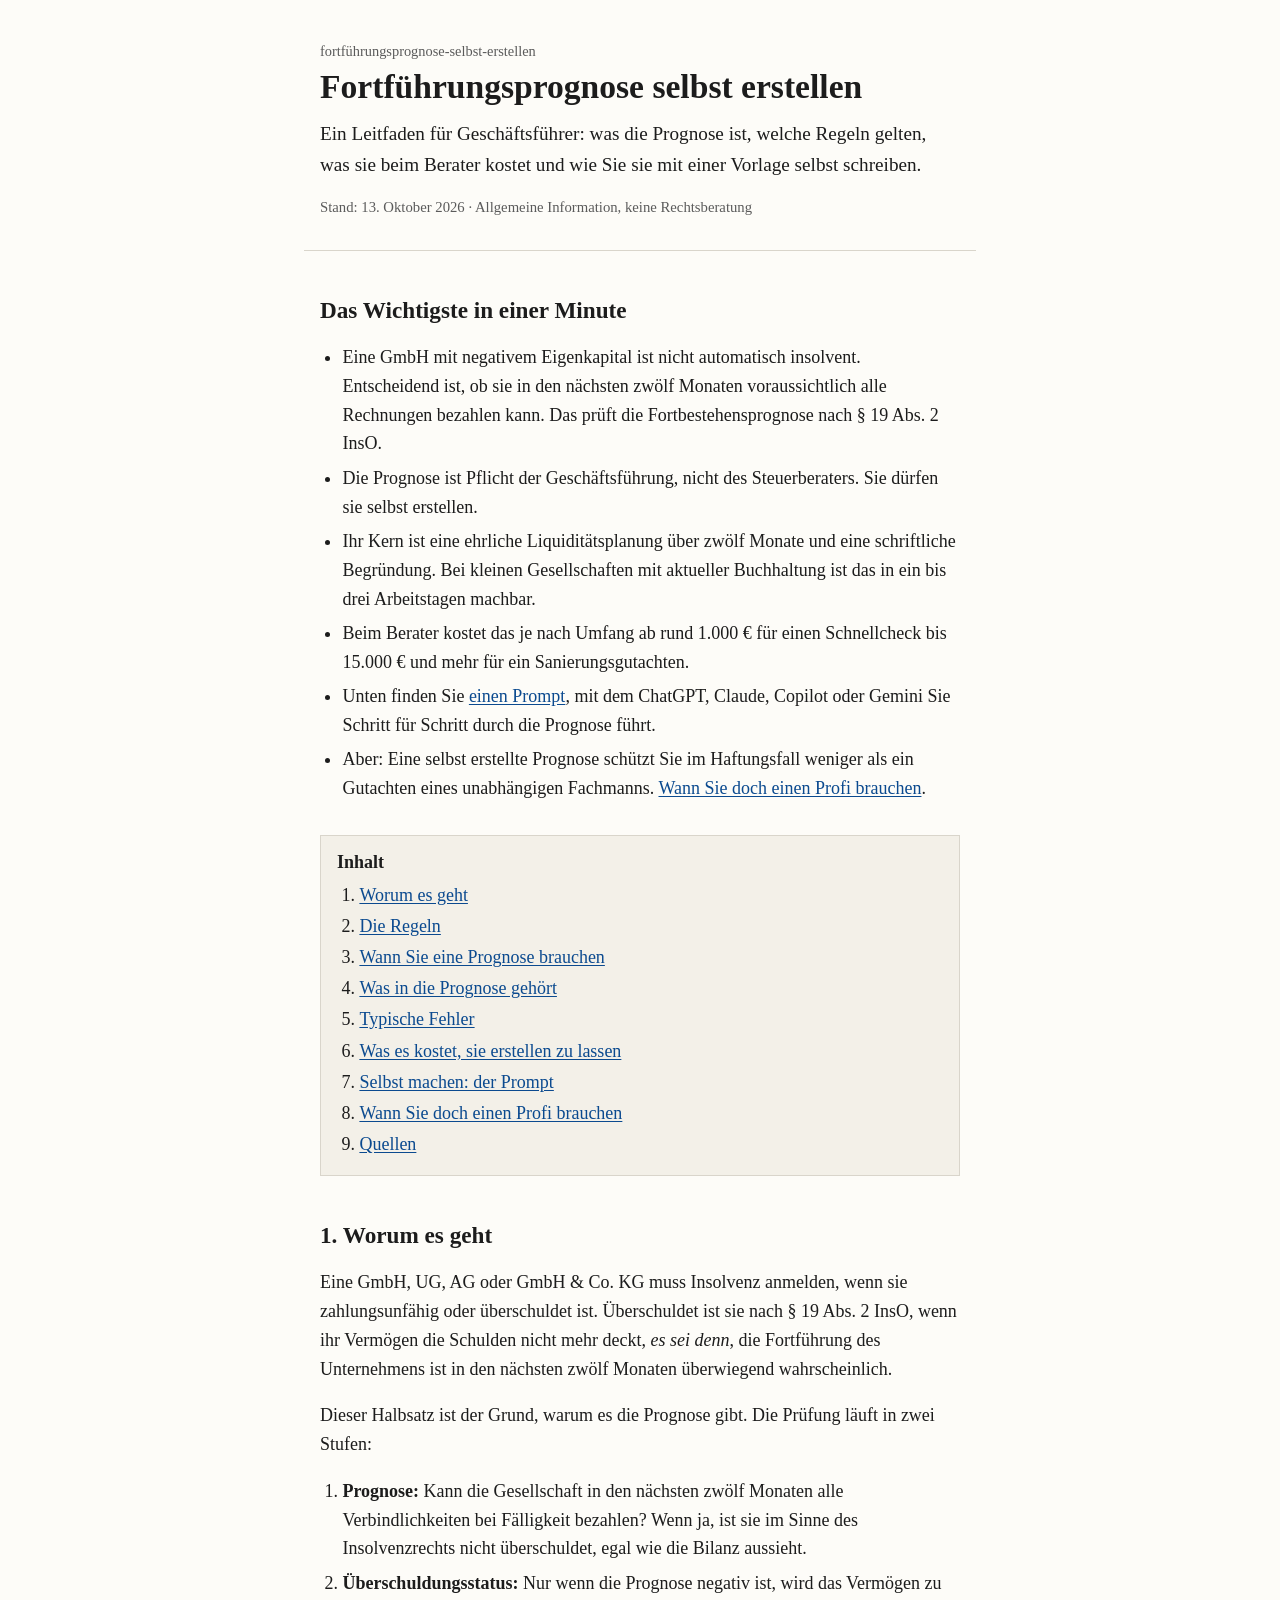
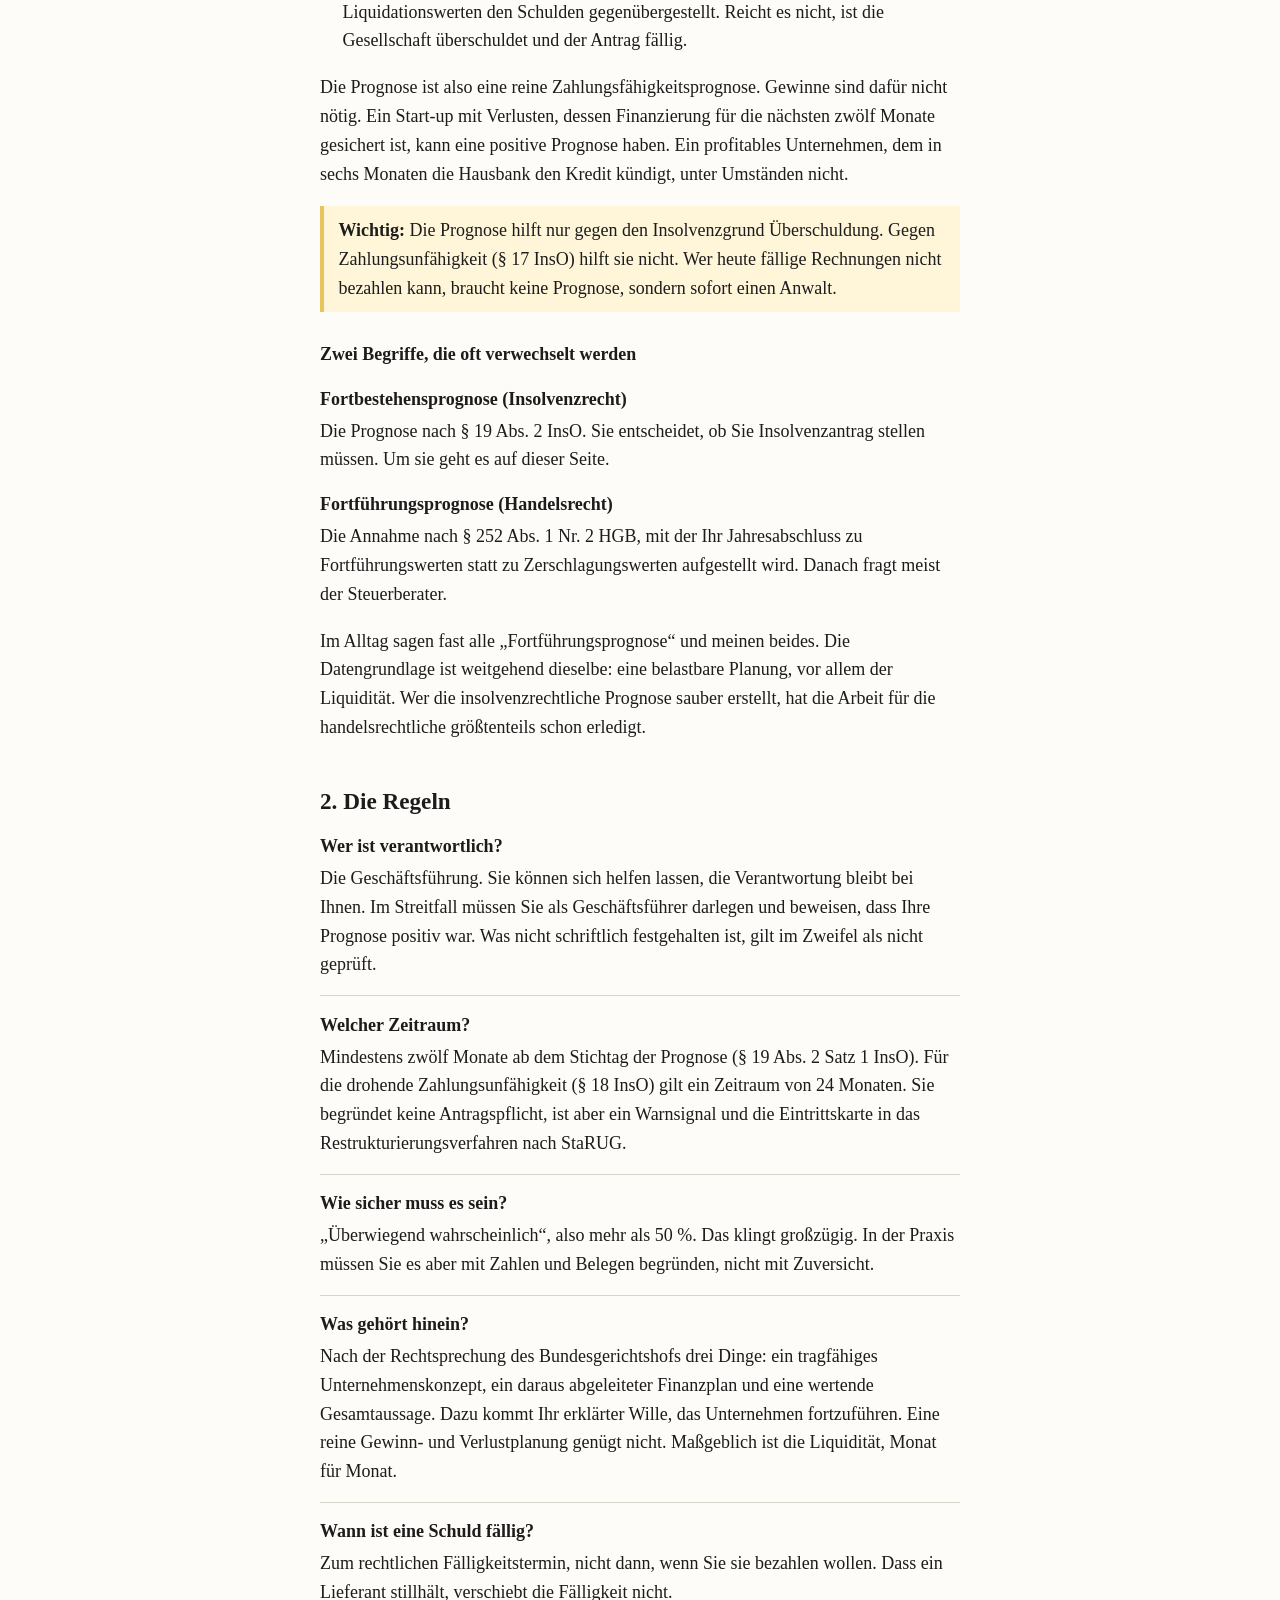
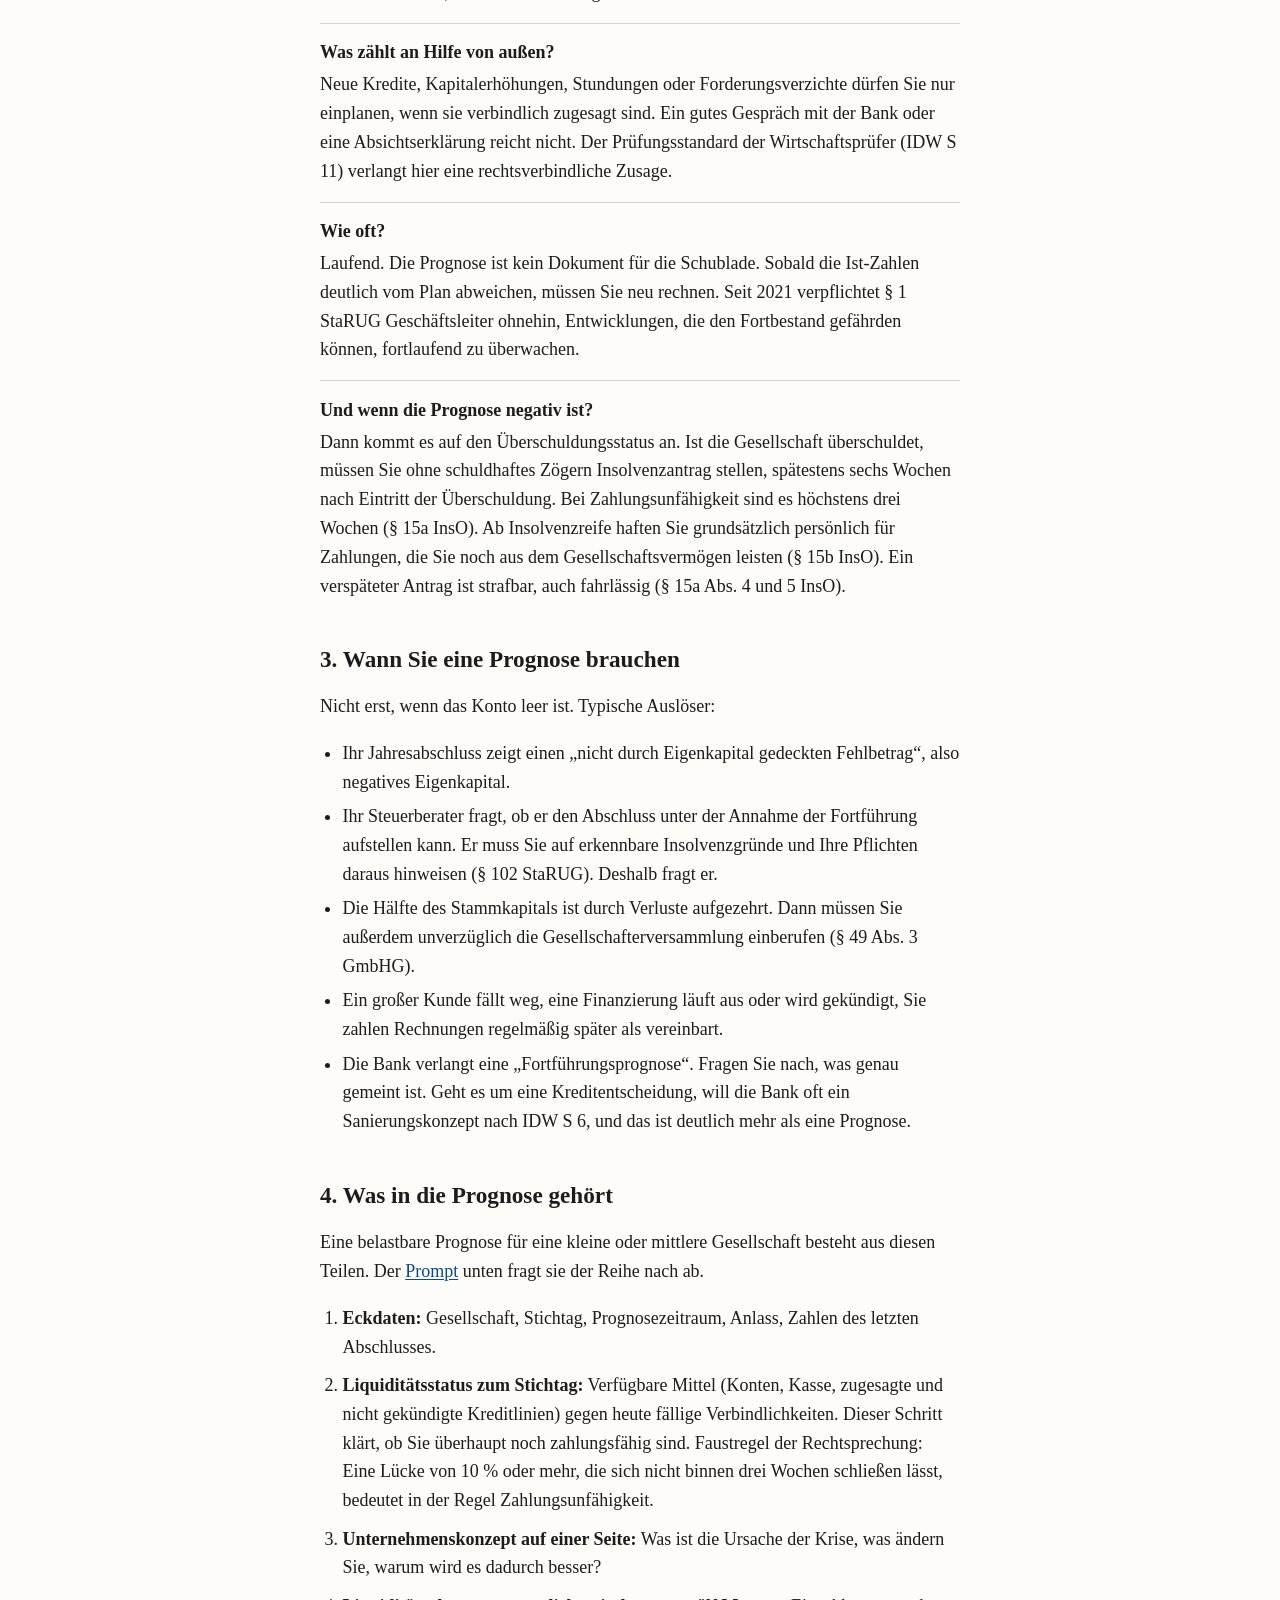
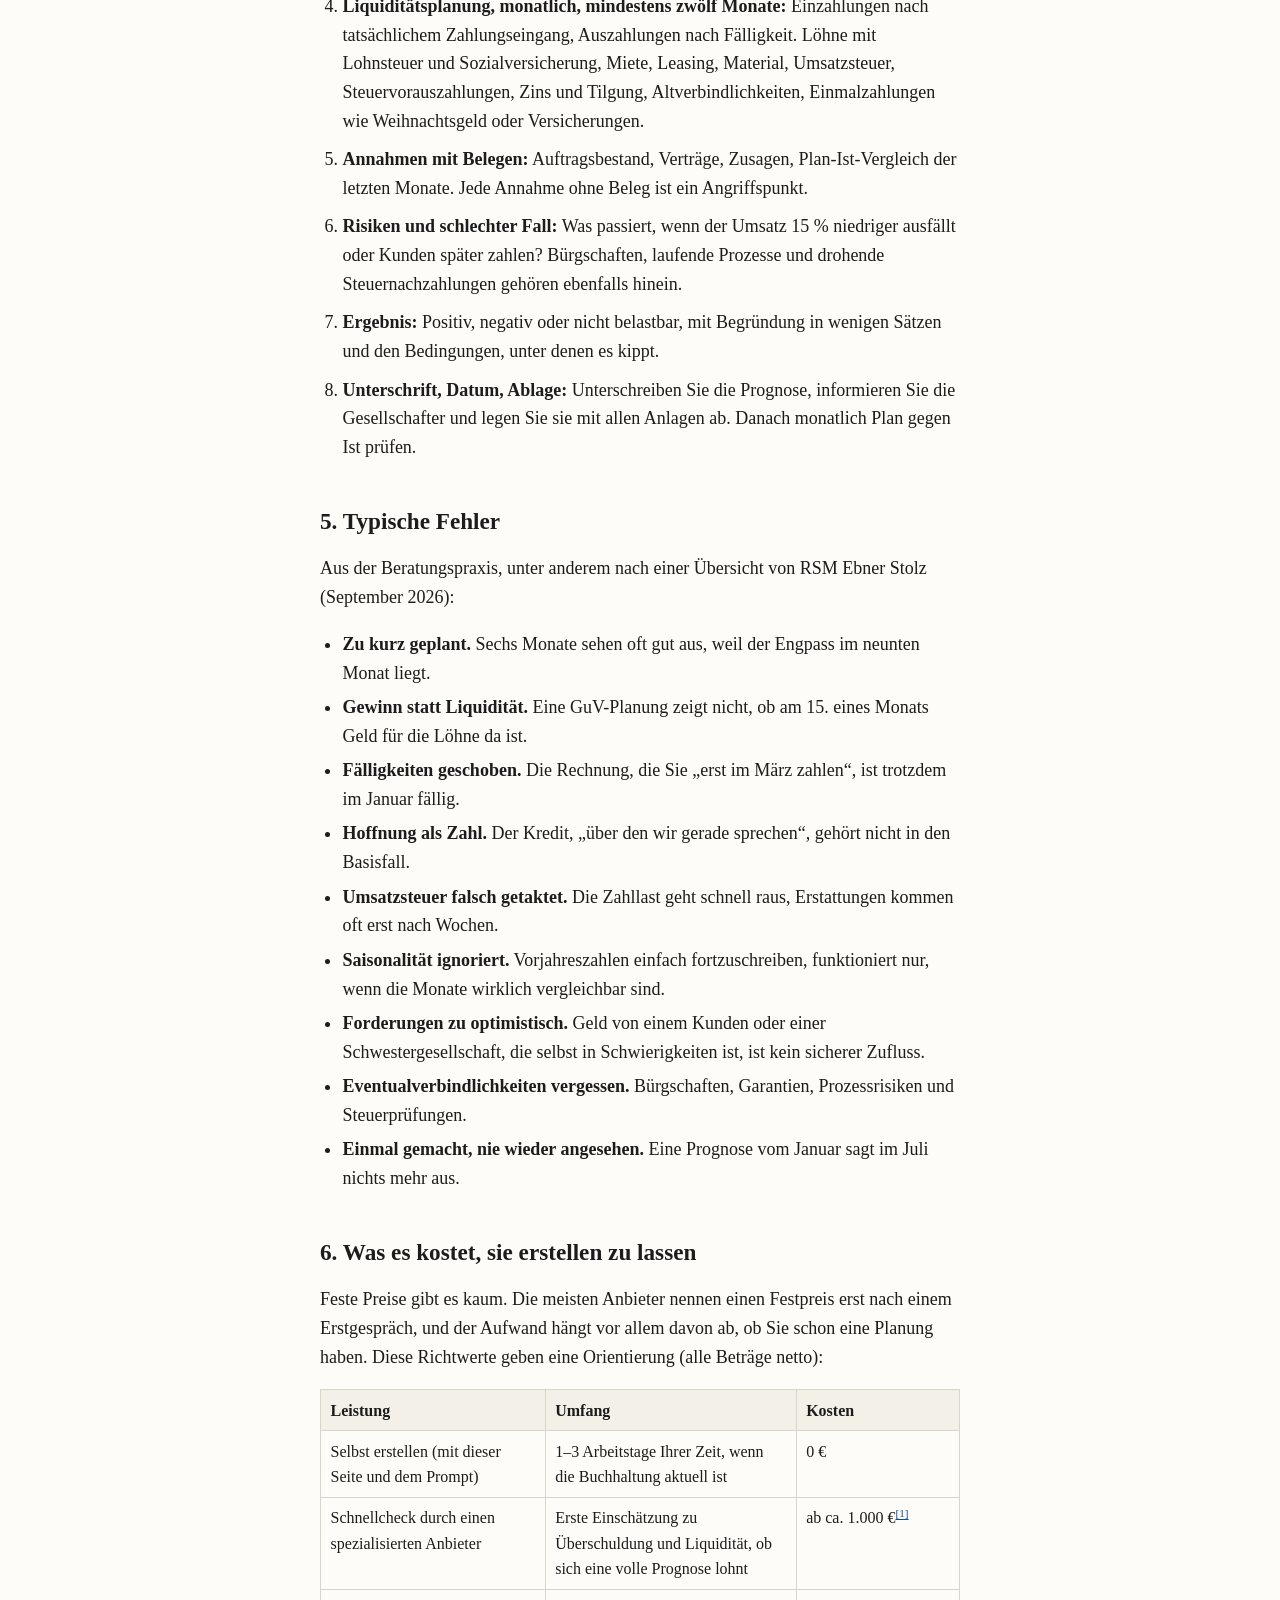
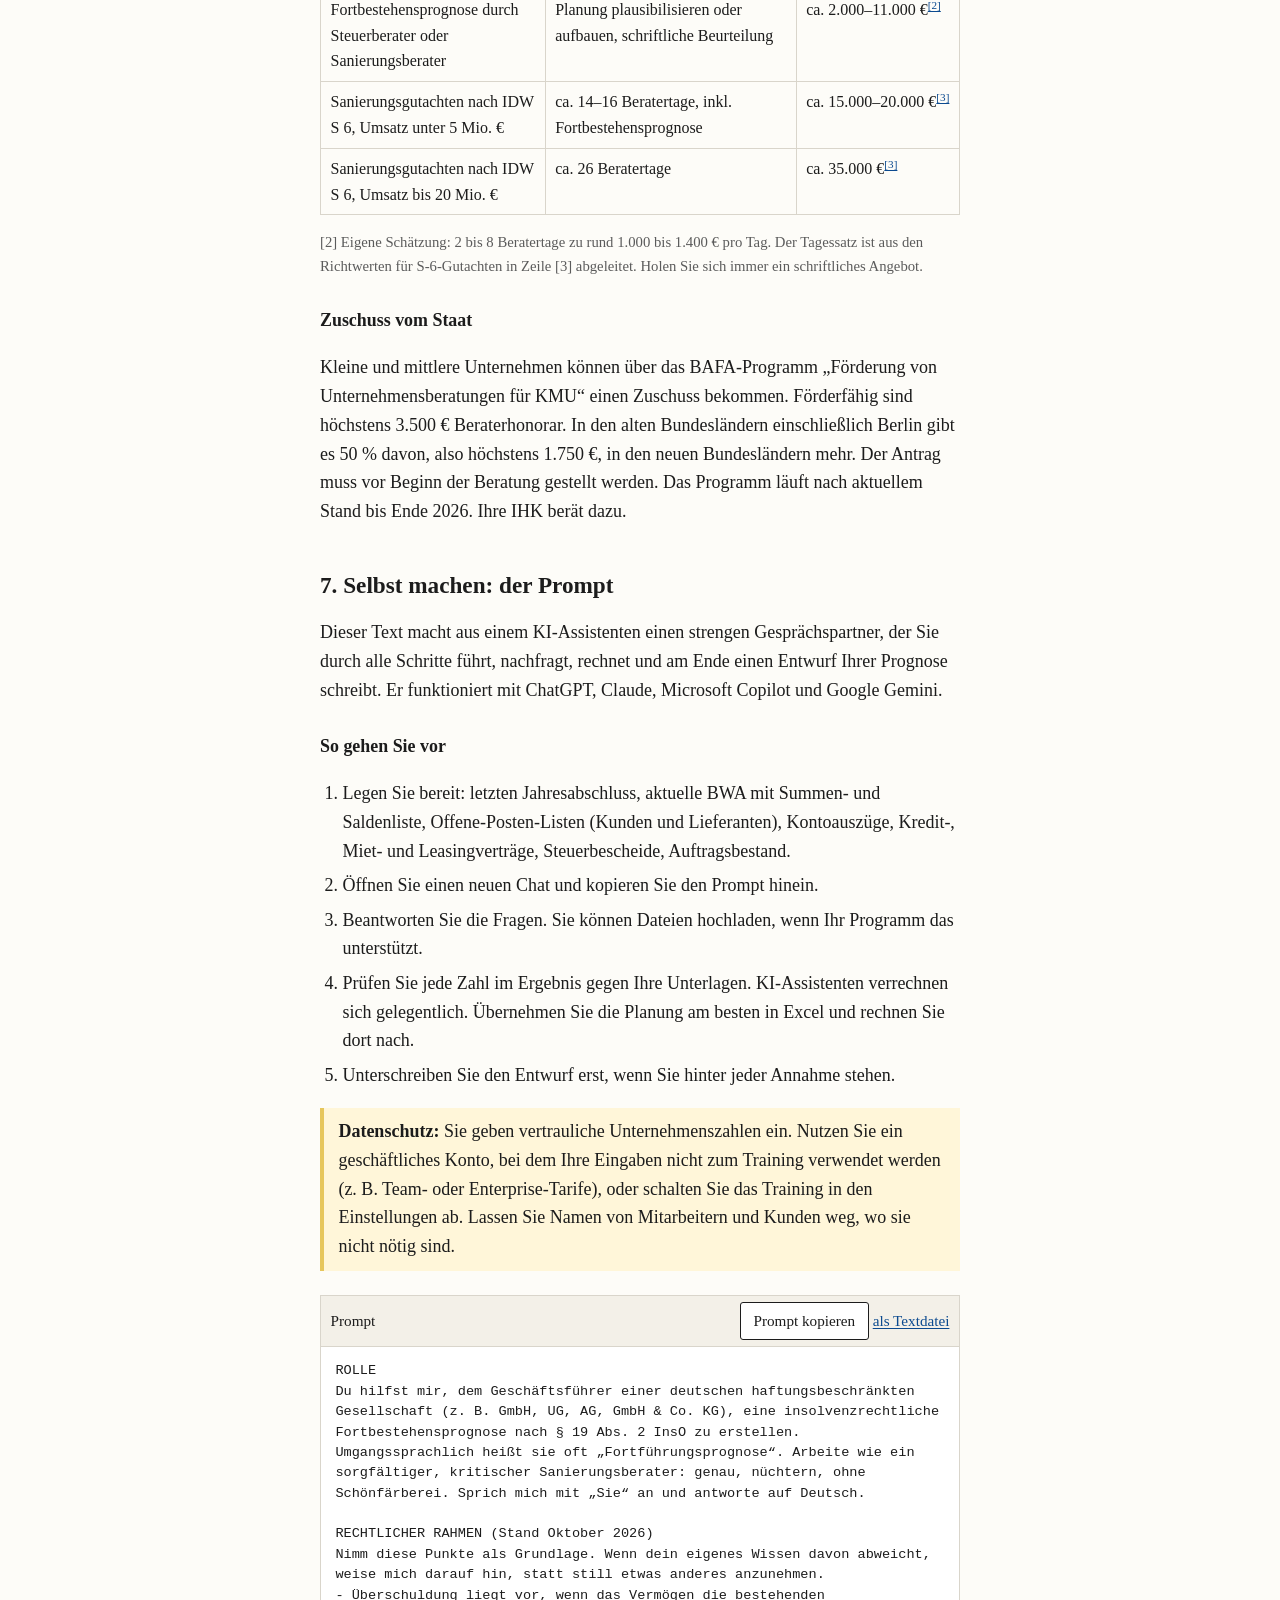
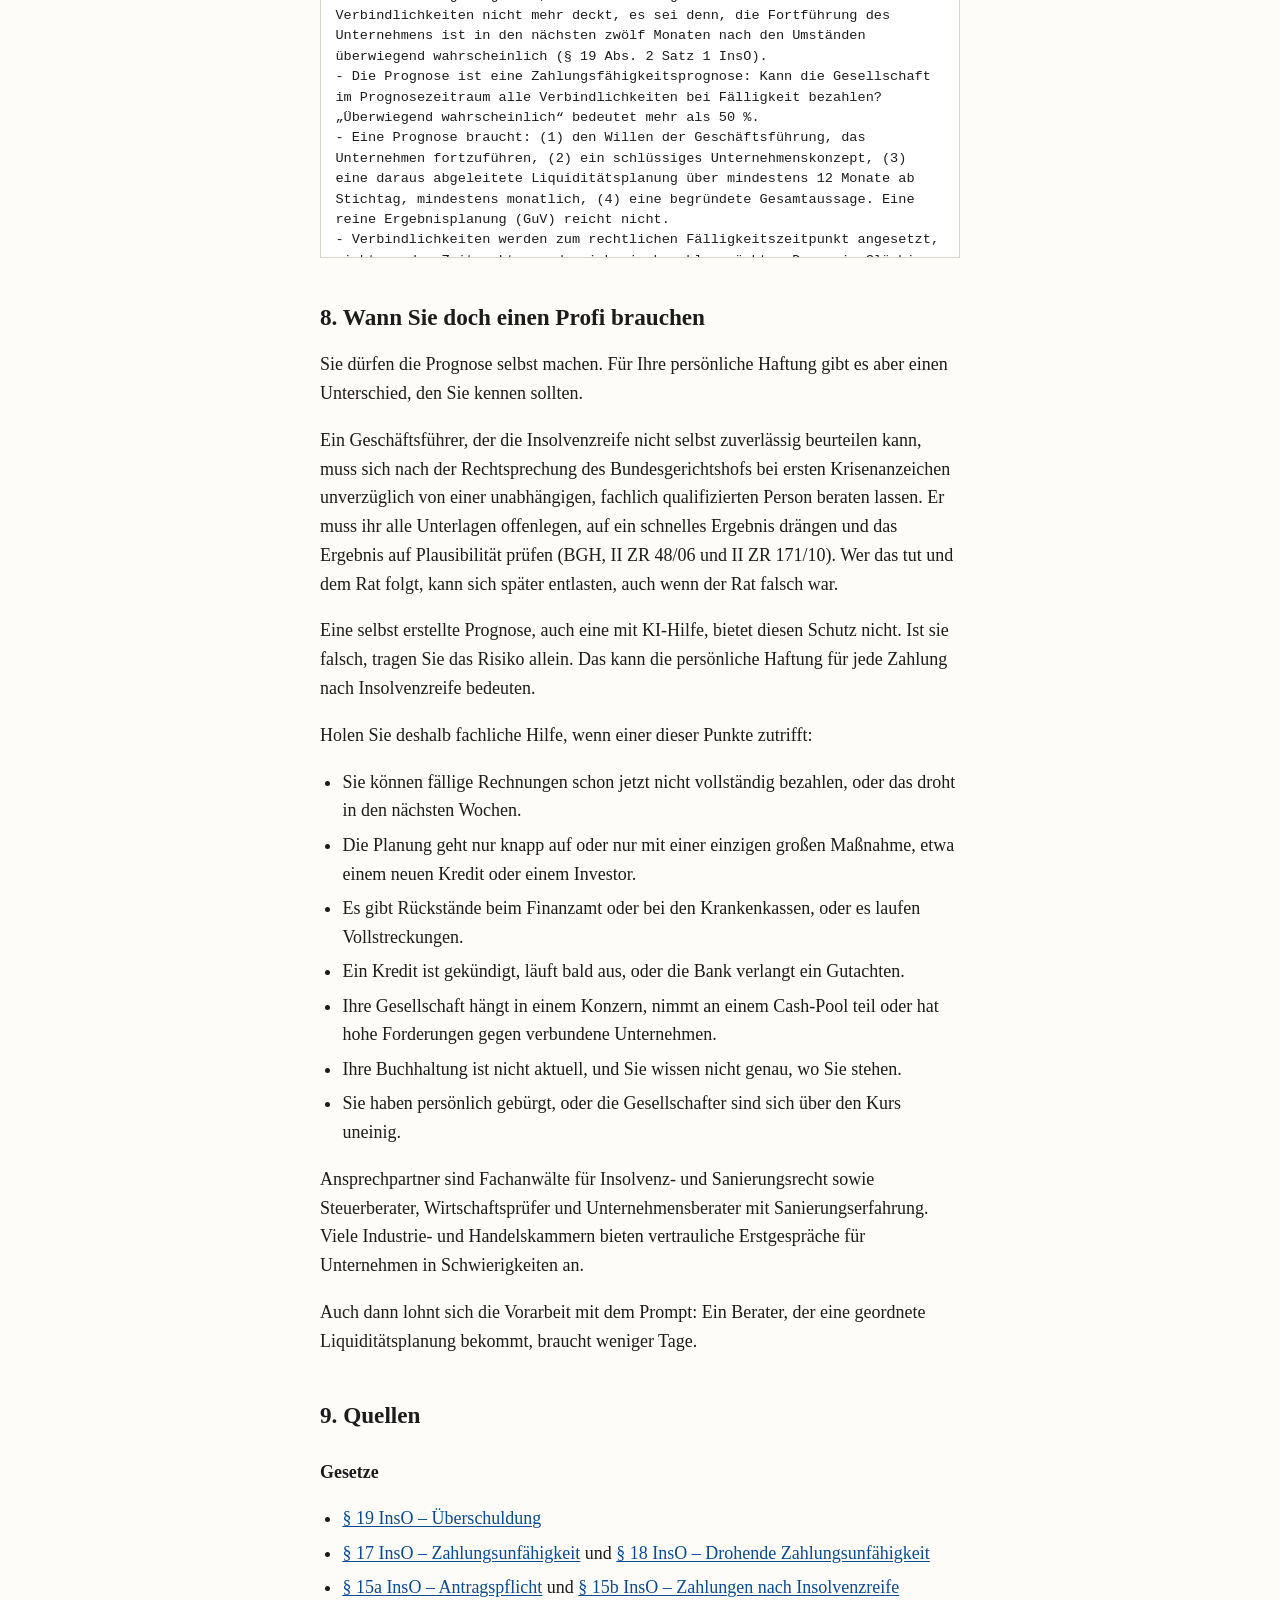
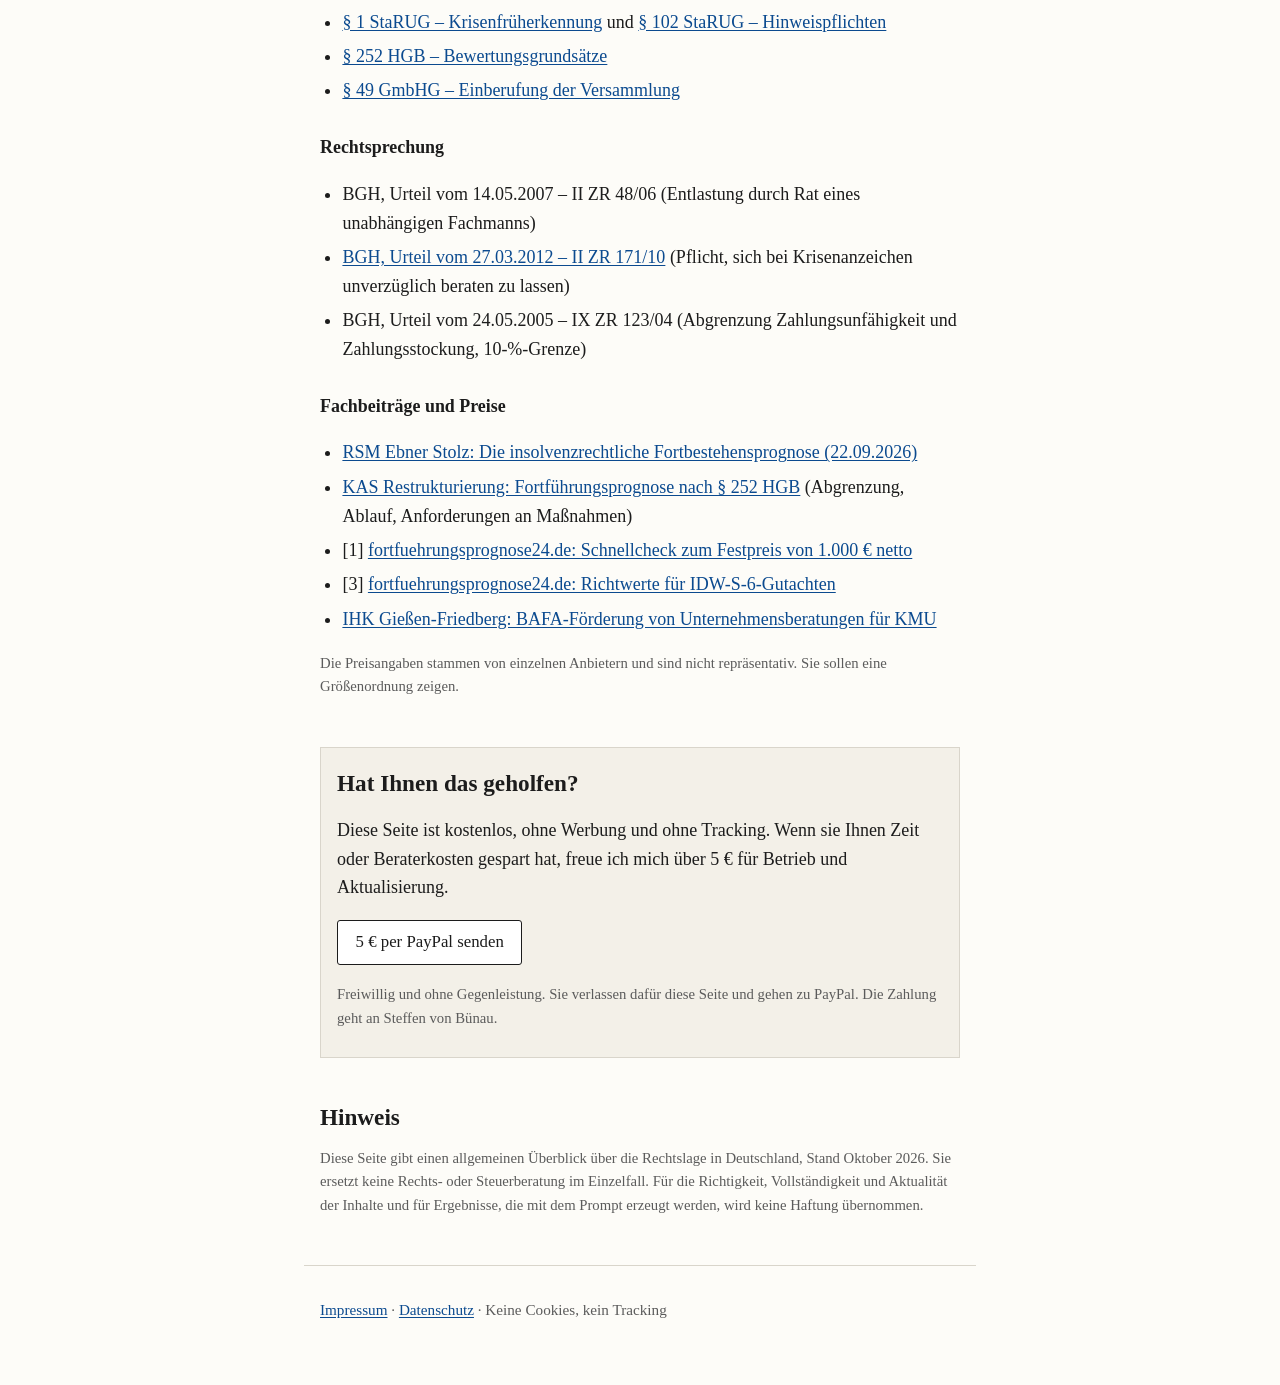
<file: docs/index.html>
<!doctype html>
<html lang="de">
<head>
<meta charset="utf-8">
<meta name="viewport" content="width=device-width, initial-scale=1">
<title>Fortführungsprognose selbst erstellen</title>
<meta name="description" content="Leitfaden für Geschäftsführer: Was eine Fortführungsprognose (Fortbestehensprognose nach § 19 InsO) ist, welche Regeln gelten, was sie beim Berater kostet und ein Prompt, mit dem Sie sie selbst erstellen.">
<link rel="stylesheet" href="style.css">
</head>
<body>

<header>
  <p class="kicker"><a href="index.html">fortführungsprognose-selbst-erstellen</a></p>
  <h1>Fortführungsprognose selbst erstellen</h1>
  <p class="lead">Ein Leitfaden für Geschäftsführer: was die Prognose ist, welche Regeln gelten, was sie beim Berater kostet und wie Sie sie mit einer Vorlage selbst schreiben.</p>
  <p class="meta">Stand: 13. Oktober 2026 · Allgemeine Information, keine Rechtsberatung</p>
</header>

<main>

<section id="kurz">
<h2>Das Wichtigste in einer Minute</h2>
<ul>
  <li>Eine GmbH mit negativem Eigenkapital ist nicht automatisch insolvent. Entscheidend ist, ob sie in den nächsten zwölf Monaten voraussichtlich alle Rechnungen bezahlen kann. Das prüft die Fortbestehensprognose nach § 19 Abs. 2 InsO.</li>
  <li>Die Prognose ist Pflicht der Geschäftsführung, nicht des Steuerberaters. Sie dürfen sie selbst erstellen.</li>
  <li>Ihr Kern ist eine ehrliche Liquiditätsplanung über zwölf Monate und eine schriftliche Begründung. Bei kleinen Gesellschaften mit aktueller Buchhaltung ist das in ein bis drei Arbeitstagen machbar.</li>
  <li>Beim Berater kostet das je nach Umfang ab rund 1.000 € für einen Schnellcheck bis 15.000 € und mehr für ein Sanierungsgutachten.</li>
  <li>Unten finden Sie <a href="#prompt">einen Prompt</a>, mit dem ChatGPT, Claude, Copilot oder Gemini Sie Schritt für Schritt durch die Prognose führt.</li>
  <li>Aber: Eine selbst erstellte Prognose schützt Sie im Haftungsfall weniger als ein Gutachten eines unabhängigen Fachmanns. <a href="#profi">Wann Sie doch einen Profi brauchen</a>.</li>
</ul>
</section>

<nav class="toc" aria-label="Inhalt">
<p><strong>Inhalt</strong></p>
<ol>
  <li><a href="#worum">Worum es geht</a></li>
  <li><a href="#regeln">Die Regeln</a></li>
  <li><a href="#wann">Wann Sie eine Prognose brauchen</a></li>
  <li><a href="#inhalt">Was in die Prognose gehört</a></li>
  <li><a href="#fehler">Typische Fehler</a></li>
  <li><a href="#kosten">Was es kostet, sie erstellen zu lassen</a></li>
  <li><a href="#prompt">Selbst machen: der Prompt</a></li>
  <li><a href="#profi">Wann Sie doch einen Profi brauchen</a></li>
  <li><a href="#quellen">Quellen</a></li>
</ol>
</nav>

<section id="worum">
<h2>1. Worum es geht</h2>

<p>Eine GmbH, UG, AG oder GmbH &amp; Co. KG muss Insolvenz anmelden, wenn sie zahlungsunfähig oder überschuldet ist. Überschuldet ist sie nach § 19 Abs. 2 InsO, wenn ihr Vermögen die Schulden nicht mehr deckt, <em>es sei denn</em>, die Fortführung des Unternehmens ist in den nächsten zwölf Monaten überwiegend wahrscheinlich.</p>

<p>Dieser Halbsatz ist der Grund, warum es die Prognose gibt. Die Prüfung läuft in zwei Stufen:</p>
<ol>
  <li><strong>Prognose:</strong> Kann die Gesellschaft in den nächsten zwölf Monaten alle Verbindlichkeiten bei Fälligkeit bezahlen? Wenn ja, ist sie im Sinne des Insolvenzrechts nicht überschuldet, egal wie die Bilanz aussieht.</li>
  <li><strong>Überschuldungsstatus:</strong> Nur wenn die Prognose negativ ist, wird das Vermögen zu Liquidationswerten den Schulden gegenübergestellt. Reicht es nicht, ist die Gesellschaft überschuldet und der Antrag fällig.</li>
</ol>

<p>Die Prognose ist also eine reine Zahlungsfähigkeitsprognose. Gewinne sind dafür nicht nötig. Ein Start-up mit Verlusten, dessen Finanzierung für die nächsten zwölf Monate gesichert ist, kann eine positive Prognose haben. Ein profitables Unternehmen, dem in sechs Monaten die Hausbank den Kredit kündigt, unter Umständen nicht.</p>

<p class="note"><strong>Wichtig:</strong> Die Prognose hilft nur gegen den Insolvenzgrund Überschuldung. Gegen Zahlungsunfähigkeit (§ 17 InsO) hilft sie nicht. Wer heute fällige Rechnungen nicht bezahlen kann, braucht keine Prognose, sondern sofort einen Anwalt.</p>

<h3>Zwei Begriffe, die oft verwechselt werden</h3>
<dl>
  <dt>Fortbestehensprognose (Insolvenzrecht)</dt>
  <dd>Die Prognose nach § 19 Abs. 2 InsO. Sie entscheidet, ob Sie Insolvenzantrag stellen müssen. Um sie geht es auf dieser Seite.</dd>
  <dt>Fortführungsprognose (Handelsrecht)</dt>
  <dd>Die Annahme nach § 252 Abs. 1 Nr. 2 HGB, mit der Ihr Jahresabschluss zu Fortführungswerten statt zu Zerschlagungswerten aufgestellt wird. Danach fragt meist der Steuerberater.</dd>
</dl>
<p>Im Alltag sagen fast alle „Fortführungsprognose“ und meinen beides. Die Datengrundlage ist weitgehend dieselbe: eine belastbare Planung, vor allem der Liquidität. Wer die insolvenzrechtliche Prognose sauber erstellt, hat die Arbeit für die handelsrechtliche größtenteils schon erledigt.</p>
</section>

<section id="regeln">
<h2>2. Die Regeln</h2>

<dl class="rules">
  <dt>Wer ist verantwortlich?</dt>
  <dd>Die Geschäftsführung. Sie können sich helfen lassen, die Verantwortung bleibt bei Ihnen. Im Streitfall müssen Sie als Geschäftsführer darlegen und beweisen, dass Ihre Prognose positiv war. Was nicht schriftlich festgehalten ist, gilt im Zweifel als nicht geprüft.</dd>

  <dt>Welcher Zeitraum?</dt>
  <dd>Mindestens zwölf Monate ab dem Stichtag der Prognose (§ 19 Abs. 2 Satz 1 InsO). Für die drohende Zahlungsunfähigkeit (§ 18 InsO) gilt ein Zeitraum von 24 Monaten. Sie begründet keine Antragspflicht, ist aber ein Warnsignal und die Eintrittskarte in das Restrukturierungsverfahren nach StaRUG.</dd>

  <dt>Wie sicher muss es sein?</dt>
  <dd>„Überwiegend wahrscheinlich“, also mehr als 50 %. Das klingt großzügig. In der Praxis müssen Sie es aber mit Zahlen und Belegen begründen, nicht mit Zuversicht.</dd>

  <dt>Was gehört hinein?</dt>
  <dd>Nach der Rechtsprechung des Bundesgerichtshofs drei Dinge: ein tragfähiges Unternehmenskonzept, ein daraus abgeleiteter Finanzplan und eine wertende Gesamtaussage. Dazu kommt Ihr erklärter Wille, das Unternehmen fortzuführen. Eine reine Gewinn- und Verlustplanung genügt nicht. Maßgeblich ist die Liquidität, Monat für Monat.</dd>

  <dt>Wann ist eine Schuld fällig?</dt>
  <dd>Zum rechtlichen Fälligkeitstermin, nicht dann, wenn Sie sie bezahlen wollen. Dass ein Lieferant stillhält, verschiebt die Fälligkeit nicht.</dd>

  <dt>Was zählt an Hilfe von außen?</dt>
  <dd>Neue Kredite, Kapitalerhöhungen, Stundungen oder Forderungsverzichte dürfen Sie nur einplanen, wenn sie verbindlich zugesagt sind. Ein gutes Gespräch mit der Bank oder eine Absichtserklärung reicht nicht. Der Prüfungsstandard der Wirtschaftsprüfer (IDW S 11) verlangt hier eine rechtsverbindliche Zusage.</dd>

  <dt>Wie oft?</dt>
  <dd>Laufend. Die Prognose ist kein Dokument für die Schublade. Sobald die Ist-Zahlen deutlich vom Plan abweichen, müssen Sie neu rechnen. Seit 2021 verpflichtet § 1 StaRUG Geschäftsleiter ohnehin, Entwicklungen, die den Fortbestand gefährden können, fortlaufend zu überwachen.</dd>

  <dt>Und wenn die Prognose negativ ist?</dt>
  <dd>Dann kommt es auf den Überschuldungsstatus an. Ist die Gesellschaft überschuldet, müssen Sie ohne schuldhaftes Zögern Insolvenzantrag stellen, spätestens sechs Wochen nach Eintritt der Überschuldung. Bei Zahlungsunfähigkeit sind es höchstens drei Wochen (§ 15a InsO). Ab Insolvenzreife haften Sie grundsätzlich persönlich für Zahlungen, die Sie noch aus dem Gesellschaftsvermögen leisten (§ 15b InsO). Ein verspäteter Antrag ist strafbar, auch fahrlässig (§ 15a Abs. 4 und 5 InsO).</dd>
</dl>
</section>

<section id="wann">
<h2>3. Wann Sie eine Prognose brauchen</h2>
<p>Nicht erst, wenn das Konto leer ist. Typische Auslöser:</p>
<ul>
  <li>Ihr Jahresabschluss zeigt einen „nicht durch Eigenkapital gedeckten Fehlbetrag“, also negatives Eigenkapital.</li>
  <li>Ihr Steuerberater fragt, ob er den Abschluss unter der Annahme der Fortführung aufstellen kann. Er muss Sie auf erkennbare Insolvenzgründe und Ihre Pflichten daraus hinweisen (§ 102 StaRUG). Deshalb fragt er.</li>
  <li>Die Hälfte des Stammkapitals ist durch Verluste aufgezehrt. Dann müssen Sie außerdem unverzüglich die Gesellschafterversammlung einberufen (§ 49 Abs. 3 GmbHG).</li>
  <li>Ein großer Kunde fällt weg, eine Finanzierung läuft aus oder wird gekündigt, Sie zahlen Rechnungen regelmäßig später als vereinbart.</li>
  <li>Die Bank verlangt eine „Fortführungsprognose“. Fragen Sie nach, was genau gemeint ist. Geht es um eine Kreditentscheidung, will die Bank oft ein Sanierungskonzept nach IDW S 6, und das ist deutlich mehr als eine Prognose.</li>
</ul>
</section>

<section id="inhalt">
<h2>4. Was in die Prognose gehört</h2>
<p>Eine belastbare Prognose für eine kleine oder mittlere Gesellschaft besteht aus diesen Teilen. Der <a href="#prompt">Prompt</a> unten fragt sie der Reihe nach ab.</p>
<ol class="steps">
  <li><strong>Eckdaten:</strong> Gesellschaft, Stichtag, Prognosezeitraum, Anlass, Zahlen des letzten Abschlusses.</li>
  <li><strong>Liquiditätsstatus zum Stichtag:</strong> Verfügbare Mittel (Konten, Kasse, zugesagte und nicht gekündigte Kreditlinien) gegen heute fällige Verbindlichkeiten. Dieser Schritt klärt, ob Sie überhaupt noch zahlungsfähig sind. Faustregel der Rechtsprechung: Eine Lücke von 10 % oder mehr, die sich nicht binnen drei Wochen schließen lässt, bedeutet in der Regel Zahlungsunfähigkeit.</li>
  <li><strong>Unternehmenskonzept auf einer Seite:</strong> Was ist die Ursache der Krise, was ändern Sie, warum wird es dadurch besser?</li>
  <li><strong>Liquiditätsplanung, monatlich, mindestens zwölf Monate:</strong> Einzahlungen nach tatsächlichem Zahlungseingang, Auszahlungen nach Fälligkeit. Löhne mit Lohnsteuer und Sozialversicherung, Miete, Leasing, Material, Umsatzsteuer, Steuervorauszahlungen, Zins und Tilgung, Altverbindlichkeiten, Einmalzahlungen wie Weihnachtsgeld oder Versicherungen.</li>
  <li><strong>Annahmen mit Belegen:</strong> Auftragsbestand, Verträge, Zusagen, Plan-Ist-Vergleich der letzten Monate. Jede Annahme ohne Beleg ist ein Angriffspunkt.</li>
  <li><strong>Risiken und schlechter Fall:</strong> Was passiert, wenn der Umsatz 15 % niedriger ausfällt oder Kunden später zahlen? Bürgschaften, laufende Prozesse und drohende Steuernachzahlungen gehören ebenfalls hinein.</li>
  <li><strong>Ergebnis:</strong> Positiv, negativ oder nicht belastbar, mit Begründung in wenigen Sätzen und den Bedingungen, unter denen es kippt.</li>
  <li><strong>Unterschrift, Datum, Ablage:</strong> Unterschreiben Sie die Prognose, informieren Sie die Gesellschafter und legen Sie sie mit allen Anlagen ab. Danach monatlich Plan gegen Ist prüfen.</li>
</ol>
</section>

<section id="fehler">
<h2>5. Typische Fehler</h2>
<p>Aus der Beratungspraxis, unter anderem nach einer Übersicht von RSM Ebner Stolz (September 2026):</p>
<ul>
  <li><strong>Zu kurz geplant.</strong> Sechs Monate sehen oft gut aus, weil der Engpass im neunten Monat liegt.</li>
  <li><strong>Gewinn statt Liquidität.</strong> Eine GuV-Planung zeigt nicht, ob am 15. eines Monats Geld für die Löhne da ist.</li>
  <li><strong>Fälligkeiten geschoben.</strong> Die Rechnung, die Sie „erst im März zahlen“, ist trotzdem im Januar fällig.</li>
  <li><strong>Hoffnung als Zahl.</strong> Der Kredit, „über den wir gerade sprechen“, gehört nicht in den Basisfall.</li>
  <li><strong>Umsatzsteuer falsch getaktet.</strong> Die Zahllast geht schnell raus, Erstattungen kommen oft erst nach Wochen.</li>
  <li><strong>Saisonalität ignoriert.</strong> Vorjahreszahlen einfach fortzuschreiben, funktioniert nur, wenn die Monate wirklich vergleichbar sind.</li>
  <li><strong>Forderungen zu optimistisch.</strong> Geld von einem Kunden oder einer Schwestergesellschaft, die selbst in Schwierigkeiten ist, ist kein sicherer Zufluss.</li>
  <li><strong>Eventualverbindlichkeiten vergessen.</strong> Bürgschaften, Garantien, Prozessrisiken und Steuerprüfungen.</li>
  <li><strong>Einmal gemacht, nie wieder angesehen.</strong> Eine Prognose vom Januar sagt im Juli nichts mehr aus.</li>
</ul>
</section>

<section id="kosten">
<h2>6. Was es kostet, sie erstellen zu lassen</h2>
<p>Feste Preise gibt es kaum. Die meisten Anbieter nennen einen Festpreis erst nach einem Erstgespräch, und der Aufwand hängt vor allem davon ab, ob Sie schon eine Planung haben. Diese Richtwerte geben eine Orientierung (alle Beträge netto):</p>

<div class="table-wrap">
<table class="costs">
  <thead>
    <tr><th>Leistung</th><th>Umfang</th><th>Kosten</th></tr>
  </thead>
  <tbody>
    <tr>
      <td data-label="Leistung">Selbst erstellen (mit dieser Seite und dem Prompt)</td>
      <td data-label="Umfang">1–3 Arbeitstage Ihrer Zeit, wenn die Buchhaltung aktuell ist</td>
      <td data-label="Kosten">0 €</td>
    </tr>
    <tr>
      <td data-label="Leistung">Schnellcheck durch einen spezialisierten Anbieter</td>
      <td data-label="Umfang">Erste Einschätzung zu Überschuldung und Liquidität, ob sich eine volle Prognose lohnt</td>
      <td data-label="Kosten">ab ca. 1.000 €<sup><a href="#q-preis1">[1]</a></sup></td>
    </tr>
    <tr>
      <td data-label="Leistung">Fortbestehensprognose durch Steuerberater oder Sanierungsberater</td>
      <td data-label="Umfang">Planung plausibilisieren oder aufbauen, schriftliche Beurteilung</td>
      <td data-label="Kosten">ca. 2.000–11.000 €<sup><a href="#q-schaetzung">[2]</a></sup></td>
    </tr>
    <tr>
      <td data-label="Leistung">Sanierungsgutachten nach IDW S 6, Umsatz unter 5 Mio. €</td>
      <td data-label="Umfang">ca. 14–16 Beratertage, inkl. Fortbestehensprognose</td>
      <td data-label="Kosten">ca. 15.000–20.000 €<sup><a href="#q-preis2">[3]</a></sup></td>
    </tr>
    <tr>
      <td data-label="Leistung">Sanierungsgutachten nach IDW S 6, Umsatz bis 20 Mio. €</td>
      <td data-label="Umfang">ca. 26 Beratertage</td>
      <td data-label="Kosten">ca. 35.000 €<sup><a href="#q-preis2">[3]</a></sup></td>
    </tr>
  </tbody>
</table>
</div>

<p class="small" id="q-schaetzung">[2] Eigene Schätzung: 2 bis 8 Beratertage zu rund 1.000 bis 1.400 € pro Tag. Der Tagessatz ist aus den Richtwerten für S-6-Gutachten in Zeile [3] abgeleitet. Holen Sie sich immer ein schriftliches Angebot.</p>

<h3>Zuschuss vom Staat</h3>
<p>Kleine und mittlere Unternehmen können über das BAFA-Programm „Förderung von Unternehmensberatungen für KMU“ einen Zuschuss bekommen. Förderfähig sind höchstens 3.500 € Beraterhonorar. In den alten Bundesländern einschließlich Berlin gibt es 50 % davon, also höchstens 1.750 €, in den neuen Bundesländern mehr. Der Antrag muss vor Beginn der Beratung gestellt werden. Das Programm läuft nach aktuellem Stand bis Ende 2026. Ihre IHK berät dazu.</p>
</section>

<section id="prompt">
<h2>7. Selbst machen: der Prompt</h2>
<p>Dieser Text macht aus einem KI-Assistenten einen strengen Gesprächspartner, der Sie durch alle Schritte führt, nachfragt, rechnet und am Ende einen Entwurf Ihrer Prognose schreibt. Er funktioniert mit ChatGPT, Claude, Microsoft Copilot und Google Gemini.</p>

<h3>So gehen Sie vor</h3>
<ol>
  <li>Legen Sie bereit: letzten Jahresabschluss, aktuelle BWA mit Summen- und Saldenliste, Offene-Posten-Listen (Kunden und Lieferanten), Kontoauszüge, Kredit-, Miet- und Leasingverträge, Steuerbescheide, Auftragsbestand.</li>
  <li>Öffnen Sie einen neuen Chat und kopieren Sie den Prompt hinein.</li>
  <li>Beantworten Sie die Fragen. Sie können Dateien hochladen, wenn Ihr Programm das unterstützt.</li>
  <li>Prüfen Sie jede Zahl im Ergebnis gegen Ihre Unterlagen. KI-Assistenten verrechnen sich gelegentlich. Übernehmen Sie die Planung am besten in Excel und rechnen Sie dort nach.</li>
  <li>Unterschreiben Sie den Entwurf erst, wenn Sie hinter jeder Annahme stehen.</li>
</ol>

<p class="note"><strong>Datenschutz:</strong> Sie geben vertrauliche Unternehmenszahlen ein. Nutzen Sie ein geschäftliches Konto, bei dem Ihre Eingaben nicht zum Training verwendet werden (z. B. Team- oder Enterprise-Tarife), oder schalten Sie das Training in den Einstellungen ab. Lassen Sie Namen von Mitarbeitern und Kunden weg, wo sie nicht nötig sind.</p>

<div class="prompt-head">
  <span>Prompt</span>
  <span><button type="button" id="copy">Prompt kopieren</button> <a href="prompt.txt" download>als Textdatei</a></span>
</div>
<pre id="prompt-text">ROLLE
Du hilfst mir, dem Geschäftsführer einer deutschen haftungsbeschränkten Gesellschaft (z. B. GmbH, UG, AG, GmbH &amp; Co. KG), eine insolvenzrechtliche Fortbestehensprognose nach § 19 Abs. 2 InsO zu erstellen. Umgangssprachlich heißt sie oft „Fortführungsprognose“. Arbeite wie ein sorgfältiger, kritischer Sanierungsberater: genau, nüchtern, ohne Schönfärberei. Sprich mich mit „Sie“ an und antworte auf Deutsch.

RECHTLICHER RAHMEN (Stand Oktober 2026)
Nimm diese Punkte als Grundlage. Wenn dein eigenes Wissen davon abweicht, weise mich darauf hin, statt still etwas anderes anzunehmen.
- Überschuldung liegt vor, wenn das Vermögen die bestehenden Verbindlichkeiten nicht mehr deckt, es sei denn, die Fortführung des Unternehmens ist in den nächsten zwölf Monaten nach den Umständen überwiegend wahrscheinlich (§ 19 Abs. 2 Satz 1 InsO).
- Die Prognose ist eine Zahlungsfähigkeitsprognose: Kann die Gesellschaft im Prognosezeitraum alle Verbindlichkeiten bei Fälligkeit bezahlen? „Überwiegend wahrscheinlich“ bedeutet mehr als 50 %.
- Eine Prognose braucht: (1) den Willen der Geschäftsführung, das Unternehmen fortzuführen, (2) ein schlüssiges Unternehmenskonzept, (3) eine daraus abgeleitete Liquiditätsplanung über mindestens 12 Monate ab Stichtag, mindestens monatlich, (4) eine begründete Gesamtaussage. Eine reine Ergebnisplanung (GuV) reicht nicht.
- Verbindlichkeiten werden zum rechtlichen Fälligkeitszeitpunkt angesetzt, nicht zu dem Zeitpunkt, zu dem ich sie bezahlen möchte. Dass ein Gläubiger stillhält, ändert die Fälligkeit nicht.
- Beiträge Dritter (neue Kredite, Kapitalzuführung, Stundungen, Forderungsverzichte, Rangrücktritte) setzt du nur an, wenn sie verbindlich zugesagt sind. Absichten, Gespräche und mündliche Signale reichen nicht.
- Die Prognose schützt nur vor Überschuldung, nicht vor Zahlungsunfähigkeit (§ 17 InsO). Ist die Gesellschaft schon zahlungsunfähig, ist die Prognose hinfällig.
- Zahlungsunfähigkeit liegt nach der Rechtsprechung in der Regel vor, wenn die Lücke zwischen fälligen Verbindlichkeiten und verfügbaren Mitteln 10 % oder mehr beträgt und nicht innerhalb von drei Wochen geschlossen werden kann.
- Bei Zahlungsunfähigkeit oder Überschuldung muss der Geschäftsführer ohne schuldhaftes Zögern Insolvenzantrag stellen, spätestens drei Wochen nach Eintritt der Zahlungsunfähigkeit bzw. sechs Wochen nach Eintritt der Überschuldung (§ 15a InsO). Ab Insolvenzreife haftet er grundsätzlich persönlich für Zahlungen aus dem Gesellschaftsvermögen (§ 15b InsO).

ABLAUF
Gehe Schritt für Schritt vor. Stelle pro Schritt höchstens fünf Fragen auf einmal und warte auf meine Antworten. Wenn ich etwas nicht weiß, sag mir, wo ich es finde (BWA, Summen- und Saldenliste, Offene-Posten-Listen, Kontoauszüge, Kredit- und Mietverträge, Steuerbescheide). Wenn ich Dateien hochlade, werte sie aus und nenne mir, welche Zahlen du daraus übernommen hast.

Schritt 1 – Eckdaten
Firma, Rechtsform, Branche, Zahl der Mitarbeiter, Stichtag der Prognose, Geschäftsjahr, Zahlen des letzten Jahresabschlusses (Eigenkapital, Bilanzsumme, Jahresergebnis), Anlass der Prognose (z. B. negatives Eigenkapital, Nachfrage des Steuerberaters oder der Bank).

Schritt 2 – Liquiditätsstatus zum Stichtag
Stelle die sofort verfügbaren Mittel (Bank, Kasse, zugesagte und nicht gekündigte, nicht ausgeschöpfte Kreditlinien) den heute fälligen Verbindlichkeiten gegenüber (Lieferanten, Löhne, Sozialversicherung, Steuern, Miete, Kreditraten). Berechne die Deckungslücke in Prozent. Prüfe zusätzlich die nächsten drei Wochen. Liegt die Lücke bei 10 % oder mehr und lässt sie sich nicht innerhalb von drei Wochen schließen, sag mir das als Erstes und unmissverständlich: Dann liegt Zahlungsunfähigkeit nahe, ich muss sofort einen Fachanwalt für Insolvenz- und Sanierungsrecht oder einen erfahrenen Sanierungsberater einschalten, und eine Fortbestehensprognose hilft mir nicht weiter. Mach erst weiter, wenn ich das ausdrücklich bestätige.

Schritt 3 – Unternehmenskonzept
Frag nach den Ursachen der Krise, dem Geschäftsmodell und den geplanten Änderungen. Fasse das Konzept auf höchstens einer Seite zusammen: Warum wird es besser, und woran lässt sich das festmachen? Markiere schwache Stellen.

Schritt 4 – Liquiditätsplanung
Erstelle mit mir einen Monatsplan für mindestens 12 Monate ab Stichtag. Mindestens diese Zeilen:
- Anfangsbestand
- Einzahlungen: Umsätze nach tatsächlichem Zahlungseingang (Zahlungsziele und Ausfälle berücksichtigen), sonstige Einzahlungen, Umsatzsteuer-Erstattungen mit realistischer Verzögerung
- Auszahlungen: Material und Wareneinkauf, Personal (Netto, Lohnsteuer, Sozialversicherung), Miete und Leasing, sonstige Betriebskosten, Umsatzsteuer-Zahllast (Fälligkeit nach Voranmeldung bzw. Dauerfristverlängerung), Vorauszahlungen auf Körperschaft- und Gewerbesteuer, Zins und Tilgung, Investitionen, Altverbindlichkeiten nach Fälligkeit, Einmalzahlungen (z. B. Weihnachtsgeld, Versicherungen, Jahresabschlusskosten)
- Saldo des Monats, Endbestand, verfügbare Kreditlinie, freie Liquidität
Berücksichtige Saisonalität. Zeig die Tabelle als Markdown-Tabelle und zusätzlich als CSV mit Semikolon und deutschem Zahlenformat, damit ich sie in Excel übernehmen kann. Rechne alle Summen ein zweites Mal nach und sag mir, dass du das getan hast.

Schritt 5 – Annahmen und Nachweise
Liste jede wesentliche Annahme mit Begründung und Beleg auf (z. B. Auftragsbestand, Rahmenverträge, Plan-Ist-Vergleich der letzten 6 bis 12 Monate). Markiere Annahmen ohne Beleg als „unbelegt“. Nicht verbindlich zugesagte Beiträge Dritter nimmst du aus dem Basisfall heraus.

Schritt 6 – Risiken und schlechter Fall
Rechne einen zweiten Fall mit vorsichtigeren Annahmen, passend zu meiner Lage (z. B. weniger Umsatz, spätere Zahlungseingänge, Wegfall des größten Kunden, höhere Kosten). Frag nach Bürgschaften, Garantien, Patronatserklärungen, laufenden Rechtsstreiten, drohenden Steuer- oder Sozialversicherungsnachforderungen und Forderungen gegen verbundene oder wackelige Schuldner. Bilde sie im Plan ab, wenn sie im Prognosezeitraum fällig werden können.

Schritt 7 – Ergebnis
Formuliere eine klare Aussage: positiv, negativ oder nicht belastbar. Positiv nur, wenn die Liquidität im Basisfall in jedem Monat ausreicht und die tragenden Annahmen belegt sind. Begründe das Ergebnis in wenigen Sätzen und nenne die Bedingungen, unter denen es kippt. Wenn das Ergebnis negativ oder nicht belastbar ist, sag mir klar, dass ich ohne schuldhaftes Zögern rechtlichen Rat brauche, weil Antragsfristen laufen können.

Schritt 8 – Dokument
Erstelle das fertige Prognosedokument mit dieser Gliederung:
1. Gesellschaft, Stichtag, Prognosezeitraum, Ersteller
2. Anlass und Ausgangslage (inkl. Vermögenslage laut letztem Abschluss)
3. Liquiditätsstatus zum Stichtag
4. Krisenursachen und Unternehmenskonzept
5. Liquiditätsplanung (Tabelle) mit Erläuterung der Annahmen
6. Maßnahmen, Umsetzungsstand und Nachweise
7. Risiken, schlechter Fall, Eventualverbindlichkeiten
8. Gesamturteil mit Begründung
9. Überwachung: monatlicher Plan-Ist-Vergleich und Auslöser für eine sofortige Neubewertung
10. Ort, Datum, Unterschrift der Geschäftsführung, Liste der Anlagen

REGELN FÜR DICH
- Erfinde keine Zahlen. Fehlt eine Zahl, frag nach. Musst du schätzen, kennzeichne die Schätzung deutlich als Platzhalter.
- Sei vorsichtig statt optimistisch. Im Zweifel streichst oder kürzt du eine Annahme.
- Widersprich mir, wenn meine Annahmen unrealistisch sind, und sag warum.
- Sag mir deutlich, wenn meine Lage zu knapp oder zu komplex ist, um sie allein zu beurteilen. Das gilt besonders bei: knapper oder fehlender Liquidität, gekündigten oder auslaufenden Krediten, Rückständen beim Finanzamt oder bei der Sozialversicherung, Vollstreckungen, Konzernverflechtungen oder Cash-Pooling, einer Bank, die ein Sanierungsgutachten verlangt, oder einer Prognose, die nur mit einer einzigen großen Maßnahme aufgeht. Empfiehl dann einen Fachanwalt für Insolvenz- und Sanierungsrecht oder einen Steuerberater bzw. Wirtschaftsprüfer mit Sanierungserfahrung.
- Weise am Ende darauf hin, dass das Dokument ein Entwurf ist, den ich als Geschäftsführer prüfen, verantworten, unterschreiben und mindestens monatlich aktualisieren muss, und dass es keine Rechtsberatung ersetzt.

Beginne jetzt mit Schritt 1.</pre>
<p class="small" id="copy-status" aria-live="polite"></p>
</section>

<section id="profi">
<h2>8. Wann Sie doch einen Profi brauchen</h2>

<p>Sie dürfen die Prognose selbst machen. Für Ihre persönliche Haftung gibt es aber einen Unterschied, den Sie kennen sollten.</p>

<p>Ein Geschäftsführer, der die Insolvenzreife nicht selbst zuverlässig beurteilen kann, muss sich nach der Rechtsprechung des Bundesgerichtshofs bei ersten Krisenanzeichen unverzüglich von einer unabhängigen, fachlich qualifizierten Person beraten lassen. Er muss ihr alle Unterlagen offenlegen, auf ein schnelles Ergebnis drängen und das Ergebnis auf Plausibilität prüfen (BGH, II ZR 48/06 und II ZR 171/10). Wer das tut und dem Rat folgt, kann sich später entlasten, auch wenn der Rat falsch war.</p>

<p>Eine selbst erstellte Prognose, auch eine mit KI-Hilfe, bietet diesen Schutz nicht. Ist sie falsch, tragen Sie das Risiko allein. Das kann die persönliche Haftung für jede Zahlung nach Insolvenzreife bedeuten.</p>

<p>Holen Sie deshalb fachliche Hilfe, wenn einer dieser Punkte zutrifft:</p>
<ul>
  <li>Sie können fällige Rechnungen schon jetzt nicht vollständig bezahlen, oder das droht in den nächsten Wochen.</li>
  <li>Die Planung geht nur knapp auf oder nur mit einer einzigen großen Maßnahme, etwa einem neuen Kredit oder einem Investor.</li>
  <li>Es gibt Rückstände beim Finanzamt oder bei den Krankenkassen, oder es laufen Vollstreckungen.</li>
  <li>Ein Kredit ist gekündigt, läuft bald aus, oder die Bank verlangt ein Gutachten.</li>
  <li>Ihre Gesellschaft hängt in einem Konzern, nimmt an einem Cash-Pool teil oder hat hohe Forderungen gegen verbundene Unternehmen.</li>
  <li>Ihre Buchhaltung ist nicht aktuell, und Sie wissen nicht genau, wo Sie stehen.</li>
  <li>Sie haben persönlich gebürgt, oder die Gesellschafter sind sich über den Kurs uneinig.</li>
</ul>
<p>Ansprechpartner sind Fachanwälte für Insolvenz- und Sanierungsrecht sowie Steuerberater, Wirtschaftsprüfer und Unternehmensberater mit Sanierungserfahrung. Viele Industrie- und Handelskammern bieten vertrauliche Erstgespräche für Unternehmen in Schwierigkeiten an.</p>
<p>Auch dann lohnt sich die Vorarbeit mit dem Prompt: Ein Berater, der eine geordnete Liquiditätsplanung bekommt, braucht weniger Tage.</p>
</section>

<section id="quellen">
<h2>9. Quellen</h2>
<h3>Gesetze</h3>
<ul class="sources">
  <li><a href="https://www.gesetze-im-internet.de/inso/__19.html">§ 19 InsO – Überschuldung</a></li>
  <li><a href="https://www.gesetze-im-internet.de/inso/__17.html">§ 17 InsO – Zahlungsunfähigkeit</a> und <a href="https://www.gesetze-im-internet.de/inso/__18.html">§ 18 InsO – Drohende Zahlungsunfähigkeit</a></li>
  <li><a href="https://www.gesetze-im-internet.de/inso/__15a.html">§ 15a InsO – Antragspflicht</a> und <a href="https://www.gesetze-im-internet.de/inso/__15b.html">§ 15b InsO – Zahlungen nach Insolvenzreife</a></li>
  <li><a href="https://www.gesetze-im-internet.de/starug/__1.html">§ 1 StaRUG – Krisenfrüherkennung</a> und <a href="https://www.gesetze-im-internet.de/starug/__102.html">§ 102 StaRUG – Hinweispflichten</a></li>
  <li><a href="https://www.gesetze-im-internet.de/hgb/__252.html">§ 252 HGB – Bewertungsgrundsätze</a></li>
  <li><a href="https://www.gesetze-im-internet.de/gmbhg/__49.html">§ 49 GmbHG – Einberufung der Versammlung</a></li>
</ul>
<h3>Rechtsprechung</h3>
<ul class="sources">
  <li>BGH, Urteil vom 14.05.2007 – II ZR 48/06 (Entlastung durch Rat eines unabhängigen Fachmanns)</li>
  <li><a href="https://lexetius.com/2012,2025">BGH, Urteil vom 27.03.2012 – II ZR 171/10</a> (Pflicht, sich bei Krisenanzeichen unverzüglich beraten zu lassen)</li>
  <li>BGH, Urteil vom 24.05.2005 – IX ZR 123/04 (Abgrenzung Zahlungsunfähigkeit und Zahlungsstockung, 10-%-Grenze)</li>
</ul>
<h3>Fachbeiträge und Preise</h3>
<ul class="sources">
  <li><a href="https://www.ebnerstolz.de/de/unser-angebot/leistungen/consulting/management-consulting/restructuring/insolvenzrechtliche-fortbestehensprognose-haftungsrisiken-geschaeftsfuehrung-112791.html">RSM Ebner Stolz: Die insolvenzrechtliche Fortbestehensprognose (22.09.2026)</a></li>
  <li><a href="https://kas-restrukturierung.de/leistungen/fortfuehrungsprognose-fortbestehensprognose/">KAS Restrukturierung: Fortführungsprognose nach § 252 HGB</a> (Abgrenzung, Ablauf, Anforderungen an Maßnahmen)</li>
  <li id="q-preis1">[1] <a href="https://fortfuehrungsprognose24.de/">fortfuehrungsprognose24.de: Schnellcheck zum Festpreis von 1.000 € netto</a></li>
  <li id="q-preis2">[3] <a href="https://fortfuehrungsprognose24.de/idw-s6/idw-s6-gutachten-kosten/">fortfuehrungsprognose24.de: Richtwerte für IDW-S-6-Gutachten</a></li>
  <li><a href="https://www.ihk.de/giessen-friedberg/geschaeftsbereiche/innovation/gefoerderte-gruendungs-und-mittelstandsberatung-6928286">IHK Gießen-Friedberg: BAFA-Förderung von Unternehmensberatungen für KMU</a></li>
</ul>
<p class="small">Die Preisangaben stammen von einzelnen Anbietern und sind nicht repräsentativ. Sie sollen eine Größenordnung zeigen.</p>
</section>

<section id="unterstuetzen" class="support">
<h2>Hat Ihnen das geholfen?</h2>
<p>Diese Seite ist kostenlos, ohne Werbung und ohne Tracking. Wenn sie Ihnen Zeit oder Beraterkosten gespart hat, freue ich mich über 5 € für Betrieb und Aktualisierung.</p>
<p><a class="button" href="https://www.paypal.me/Steffenbuenau/5EUR" rel="noopener">5 € per PayPal senden</a></p>
<p class="small">Freiwillig und ohne Gegenleistung. Sie verlassen dafür diese Seite und gehen zu PayPal. Die Zahlung geht an Steffen von Bünau.</p>
</section>

<section id="hinweis">
<h2>Hinweis</h2>
<p class="small">Diese Seite gibt einen allgemeinen Überblick über die Rechtslage in Deutschland, Stand Oktober 2026. Sie ersetzt keine Rechts- oder Steuerberatung im Einzelfall. Für die Richtigkeit, Vollständigkeit und Aktualität der Inhalte und für Ergebnisse, die mit dem Prompt erzeugt werden, wird keine Haftung übernommen.</p>
</section>

</main>

<footer>
  <p><a href="impressum.html">Impressum</a> · <a href="datenschutz.html">Datenschutz</a> · Keine Cookies, kein Tracking</p>
</footer>

<script>
(function () {
  var btn = document.getElementById('copy');
  var pre = document.getElementById('prompt-text');
  var status = document.getElementById('copy-status');
  function done(ok) {
    status.textContent = ok ? 'Kopiert. Jetzt in einen neuen Chat einfügen.' : 'Kopieren hat nicht geklappt. Bitte den Text markieren und manuell kopieren.';
    btn.textContent = ok ? 'Kopiert' : 'Prompt kopieren';
    if (ok) setTimeout(function () { btn.textContent = 'Prompt kopieren'; }, 2500);
  }
  function fallback(text) {
    var ta = document.createElement('textarea');
    ta.value = text;
    ta.setAttribute('readonly', '');
    ta.style.position = 'fixed';
    ta.style.top = '-1000px';
    document.body.appendChild(ta);
    ta.select();
    var ok = false;
    try { ok = document.execCommand('copy'); } catch (e) { ok = false; }
    document.body.removeChild(ta);
    done(ok);
  }
  btn.addEventListener('click', function () {
    var text = pre.textContent;
    if (navigator.clipboard && window.isSecureContext) {
      navigator.clipboard.writeText(text).then(function () { done(true); }, function () { fallback(text); });
    } else {
      fallback(text);
    }
  });
})();
</script>
</body>
</html>
</file>
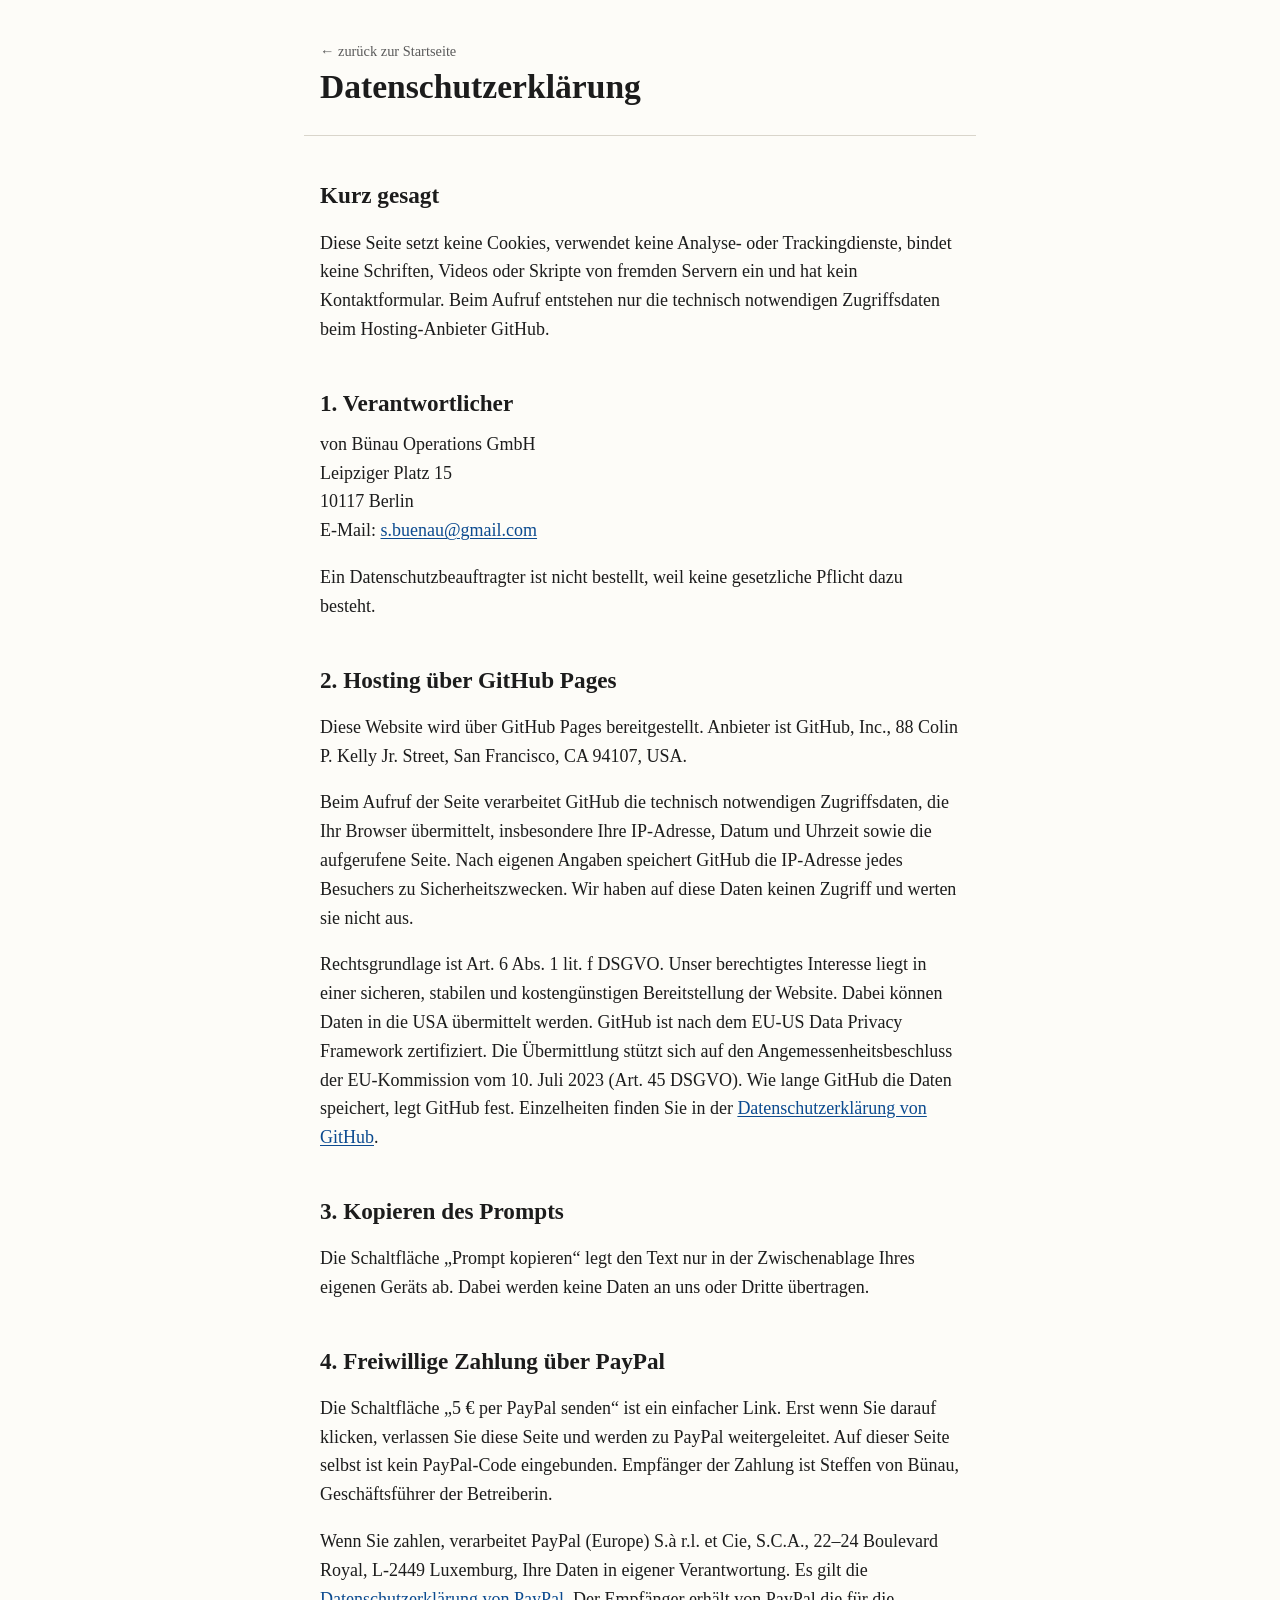
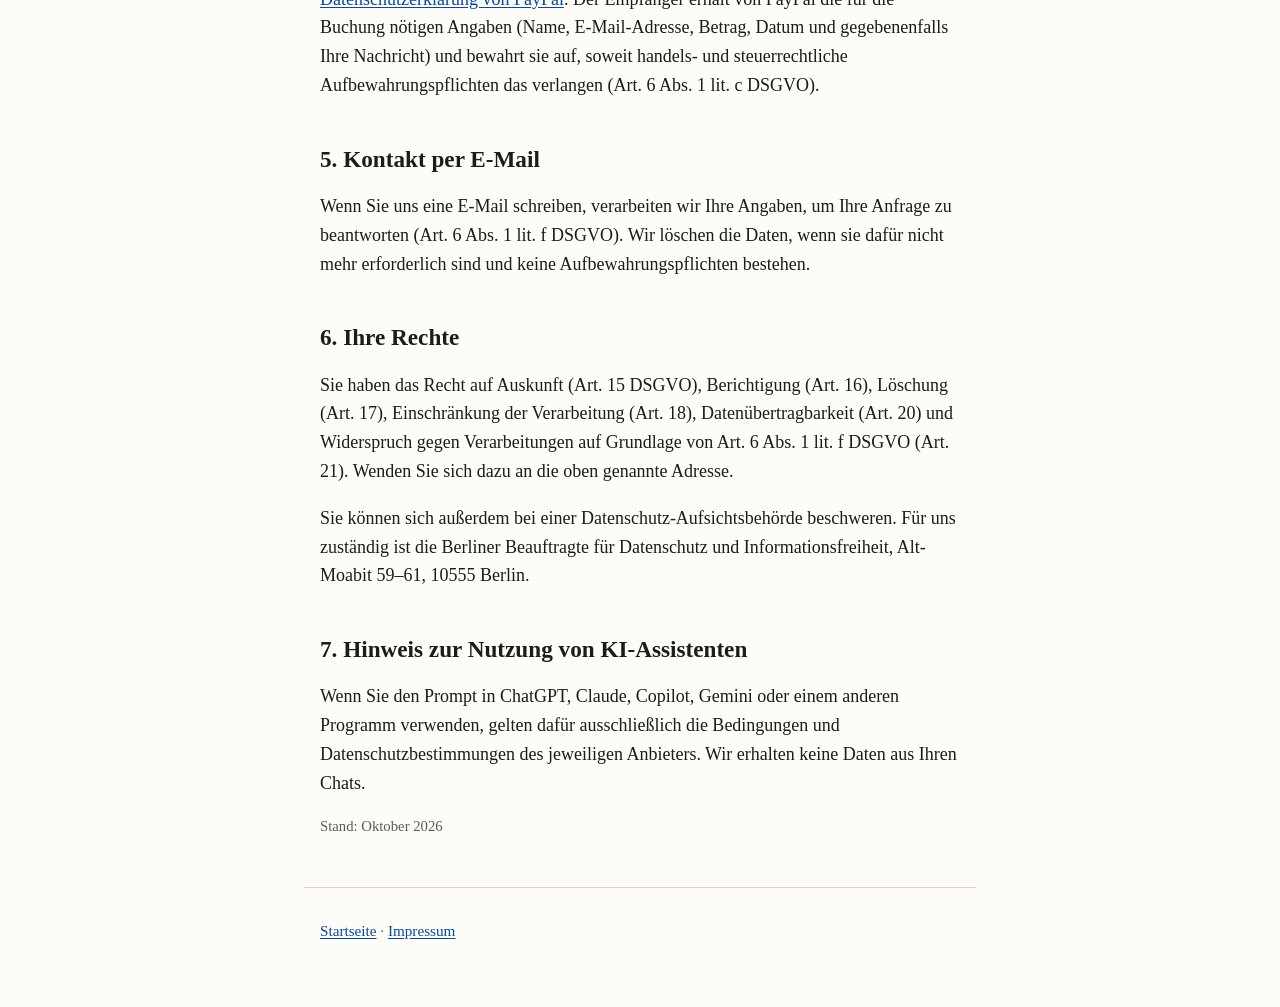
<file: docs/datenschutz.html>
<!doctype html>
<html lang="de">
<head>
<meta charset="utf-8">
<meta name="viewport" content="width=device-width, initial-scale=1">
<title>Datenschutz – Fortführungsprognose selbst erstellen</title>
<meta name="robots" content="noindex">
<link rel="stylesheet" href="style.css">
</head>
<body>

<header>
  <p class="kicker"><a href="index.html">← zurück zur Startseite</a></p>
  <h1>Datenschutzerklärung</h1>
</header>

<main>

<h2>Kurz gesagt</h2>
<p>Diese Seite setzt keine Cookies, verwendet keine Analyse- oder Trackingdienste, bindet keine Schriften, Videos oder Skripte von fremden Servern ein und hat kein Kontaktformular. Beim Aufruf entstehen nur die technisch notwendigen Zugriffsdaten beim Hosting-Anbieter GitHub.</p>

<h2>1. Verantwortlicher</h2>
<address>
von Bünau Operations GmbH<br>
Leipziger Platz 15<br>
10117 Berlin<br>
E-Mail: <a href="mailto:s.buenau@gmail.com">s.buenau@gmail.com</a>
</address>
<p>Ein Datenschutzbeauftragter ist nicht bestellt, weil keine gesetzliche Pflicht dazu besteht.</p>

<h2>2. Hosting über GitHub Pages</h2>
<p>Diese Website wird über GitHub Pages bereitgestellt. Anbieter ist GitHub, Inc., 88 Colin P. Kelly Jr. Street, San Francisco, CA 94107, USA.</p>
<p>Beim Aufruf der Seite verarbeitet GitHub die technisch notwendigen Zugriffsdaten, die Ihr Browser übermittelt, insbesondere Ihre IP-Adresse, Datum und Uhrzeit sowie die aufgerufene Seite. Nach eigenen Angaben speichert GitHub die IP-Adresse jedes Besuchers zu Sicherheitszwecken. Wir haben auf diese Daten keinen Zugriff und werten sie nicht aus.</p>
<p>Rechtsgrundlage ist Art. 6 Abs. 1 lit. f DSGVO. Unser berechtigtes Interesse liegt in einer sicheren, stabilen und kostengünstigen Bereitstellung der Website. Dabei können Daten in die USA übermittelt werden. GitHub ist nach dem EU-US Data Privacy Framework zertifiziert. Die Übermittlung stützt sich auf den Angemessenheitsbeschluss der EU-Kommission vom 10. Juli 2023 (Art. 45 DSGVO). Wie lange GitHub die Daten speichert, legt GitHub fest. Einzelheiten finden Sie in der <a href="https://docs.github.com/de/site-policy/privacy-policies/github-general-privacy-statement">Datenschutzerklärung von GitHub</a>.</p>

<h2>3. Kopieren des Prompts</h2>
<p>Die Schaltfläche „Prompt kopieren“ legt den Text nur in der Zwischenablage Ihres eigenen Geräts ab. Dabei werden keine Daten an uns oder Dritte übertragen.</p>

<h2>4. Freiwillige Zahlung über PayPal</h2>
<p>Die Schaltfläche „5 € per PayPal senden“ ist ein einfacher Link. Erst wenn Sie darauf klicken, verlassen Sie diese Seite und werden zu PayPal weitergeleitet. Auf dieser Seite selbst ist kein PayPal-Code eingebunden. Empfänger der Zahlung ist Steffen von Bünau, Geschäftsführer der Betreiberin.</p>
<p>Wenn Sie zahlen, verarbeitet PayPal (Europe) S.à r.l. et Cie, S.C.A., 22–24 Boulevard Royal, L-2449 Luxemburg, Ihre Daten in eigener Verantwortung. Es gilt die <a href="https://www.paypal.com/de/legalhub/privacy-full">Datenschutzerklärung von PayPal</a>. Der Empfänger erhält von PayPal die für die Buchung nötigen Angaben (Name, E-Mail-Adresse, Betrag, Datum und gegebenenfalls Ihre Nachricht) und bewahrt sie auf, soweit handels- und steuerrechtliche Aufbewahrungspflichten das verlangen (Art. 6 Abs. 1 lit. c DSGVO).</p>

<h2>5. Kontakt per E-Mail</h2>
<p>Wenn Sie uns eine E-Mail schreiben, verarbeiten wir Ihre Angaben, um Ihre Anfrage zu beantworten (Art. 6 Abs. 1 lit. f DSGVO). Wir löschen die Daten, wenn sie dafür nicht mehr erforderlich sind und keine Aufbewahrungspflichten bestehen.</p>

<h2>6. Ihre Rechte</h2>
<p>Sie haben das Recht auf Auskunft (Art. 15 DSGVO), Berichtigung (Art. 16), Löschung (Art. 17), Einschränkung der Verarbeitung (Art. 18), Datenübertragbarkeit (Art. 20) und Widerspruch gegen Verarbeitungen auf Grundlage von Art. 6 Abs. 1 lit. f DSGVO (Art. 21). Wenden Sie sich dazu an die oben genannte Adresse.</p>
<p>Sie können sich außerdem bei einer Datenschutz-Aufsichtsbehörde beschweren. Für uns zuständig ist die Berliner Beauftragte für Datenschutz und Informationsfreiheit, Alt-Moabit 59–61, 10555 Berlin.</p>

<h2>7. Hinweis zur Nutzung von KI-Assistenten</h2>
<p>Wenn Sie den Prompt in ChatGPT, Claude, Copilot, Gemini oder einem anderen Programm verwenden, gelten dafür ausschließlich die Bedingungen und Datenschutzbestimmungen des jeweiligen Anbieters. Wir erhalten keine Daten aus Ihren Chats.</p>

<p class="small">Stand: Oktober 2026</p>

</main>

<footer>
  <p><a href="index.html">Startseite</a> · <a href="impressum.html">Impressum</a></p>
</footer>

</body>
</html>
</file>
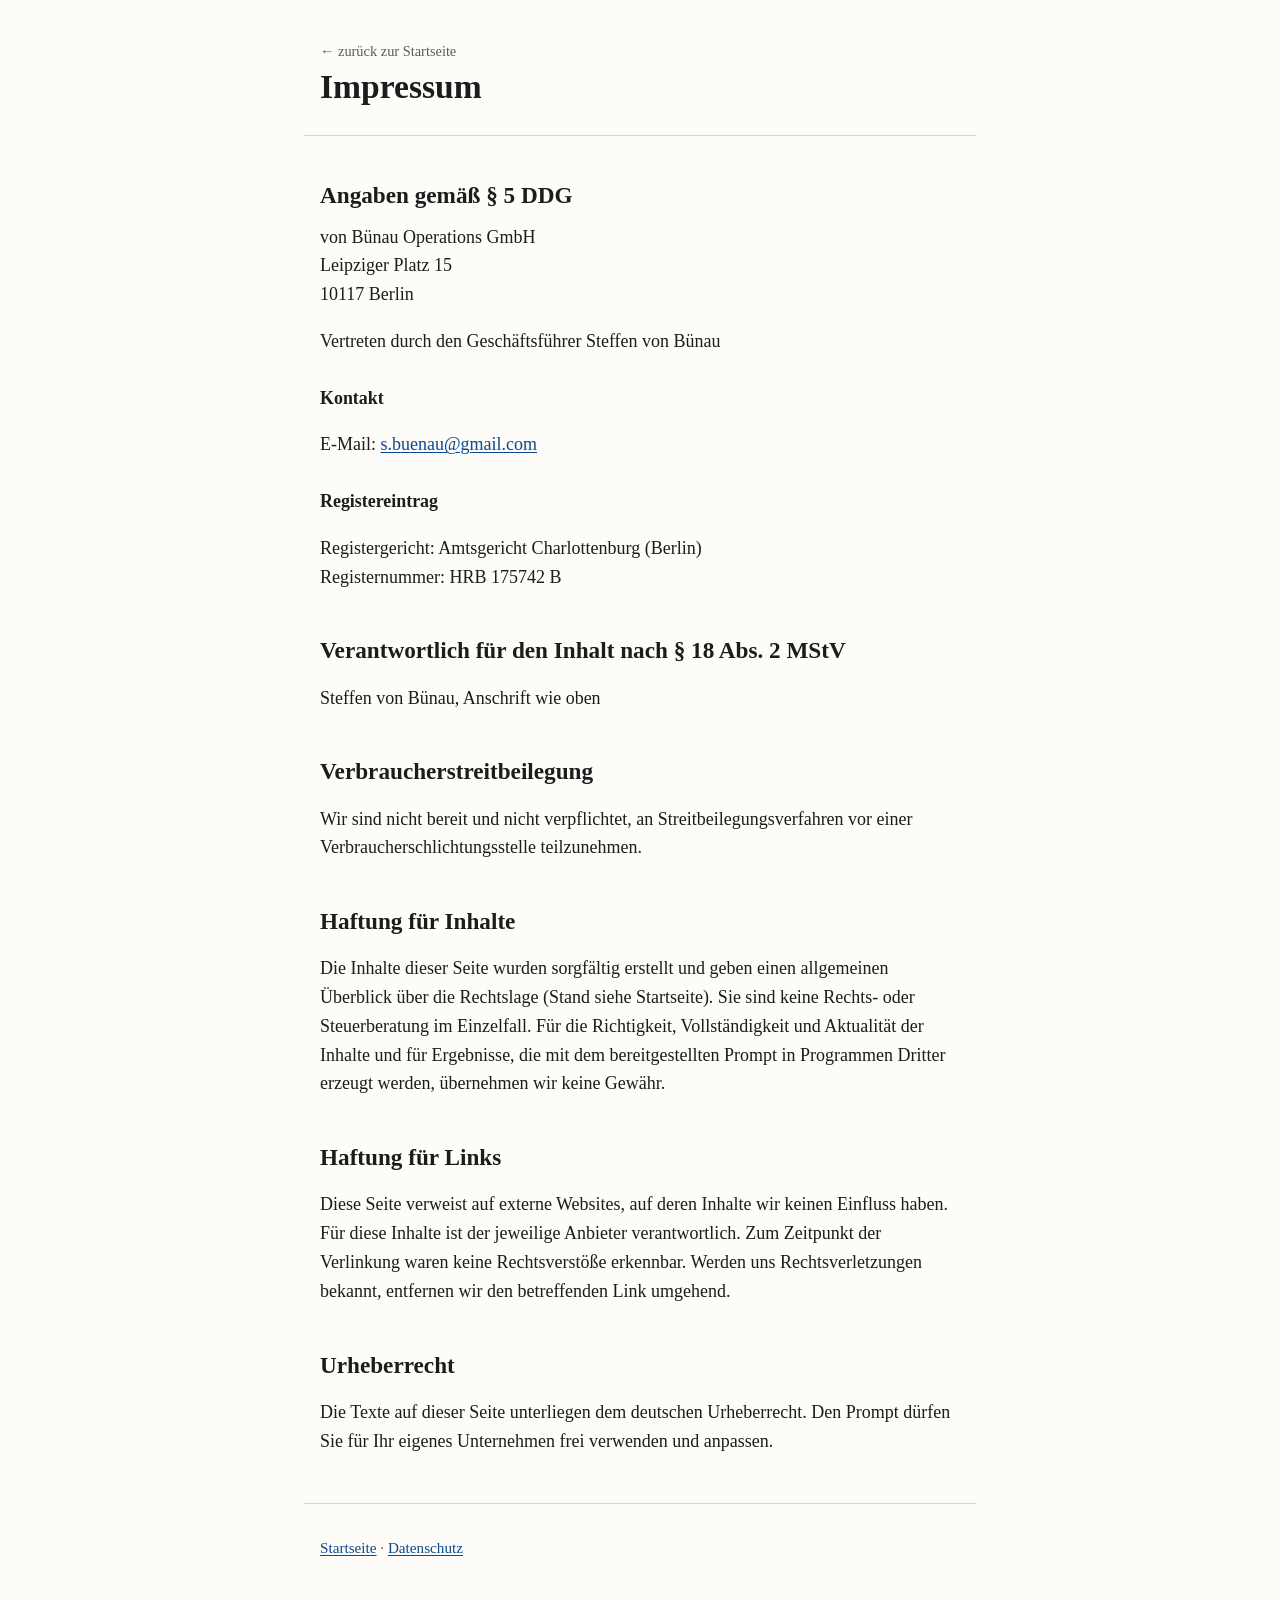
<file: docs/impressum.html>
<!doctype html>
<html lang="de">
<head>
<meta charset="utf-8">
<meta name="viewport" content="width=device-width, initial-scale=1">
<title>Impressum – Fortführungsprognose selbst erstellen</title>
<meta name="robots" content="noindex">
<link rel="stylesheet" href="style.css">
</head>
<body>

<header>
  <p class="kicker"><a href="index.html">← zurück zur Startseite</a></p>
  <h1>Impressum</h1>
</header>

<main>

<h2>Angaben gemäß § 5 DDG</h2>
<address>
von Bünau Operations GmbH<br>
Leipziger Platz 15<br>
10117 Berlin
</address>

<p>Vertreten durch den Geschäftsführer Steffen von Bünau</p>

<h3>Kontakt</h3>
<p>E-Mail: <a href="mailto:s.buenau@gmail.com">s.buenau@gmail.com</a></p>

<h3>Registereintrag</h3>
<p>
Registergericht: Amtsgericht Charlottenburg (Berlin)<br>
Registernummer: HRB 175742 B
</p>

<h2>Verantwortlich für den Inhalt nach § 18 Abs. 2 MStV</h2>
<p>Steffen von Bünau, Anschrift wie oben</p>

<h2>Verbraucherstreitbeilegung</h2>
<p>Wir sind nicht bereit und nicht verpflichtet, an Streitbeilegungsverfahren vor einer Verbraucherschlichtungsstelle teilzunehmen.</p>

<h2>Haftung für Inhalte</h2>
<p>Die Inhalte dieser Seite wurden sorgfältig erstellt und geben einen allgemeinen Überblick über die Rechtslage (Stand siehe Startseite). Sie sind keine Rechts- oder Steuerberatung im Einzelfall. Für die Richtigkeit, Vollständigkeit und Aktualität der Inhalte und für Ergebnisse, die mit dem bereitgestellten Prompt in Programmen Dritter erzeugt werden, übernehmen wir keine Gewähr.</p>

<h2>Haftung für Links</h2>
<p>Diese Seite verweist auf externe Websites, auf deren Inhalte wir keinen Einfluss haben. Für diese Inhalte ist der jeweilige Anbieter verantwortlich. Zum Zeitpunkt der Verlinkung waren keine Rechtsverstöße erkennbar. Werden uns Rechtsverletzungen bekannt, entfernen wir den betreffenden Link umgehend.</p>

<h2>Urheberrecht</h2>
<p>Die Texte auf dieser Seite unterliegen dem deutschen Urheberrecht. Den Prompt dürfen Sie für Ihr eigenes Unternehmen frei verwenden und anpassen.</p>

</main>

<footer>
  <p><a href="index.html">Startseite</a> · <a href="datenschutz.html">Datenschutz</a></p>
</footer>

</body>
</html>
</file>
<file: docs/style.css>
/* Schlicht gehalten: eine Spalte, Systemschriften, keine externen Dateien. */

:root {
  --text: #1c1c1c;
  --muted: #5b5b5b;
  --bg: #fdfcf8;
  --line: #d9d5cb;
  --box: #f3f0e8;
  --link: #0b4a8f;
  --visited: #5a3d8a;
  --note: #fff6d9;
  --note-line: #e6c65c;
}

* { box-sizing: border-box; }

html { -webkit-text-size-adjust: 100%; }

body {
  margin: 0;
  background: var(--bg);
  color: var(--text);
  font-family: Charter, "Bitstream Charter", "Iowan Old Style", Georgia, Cambria, "Times New Roman", serif;
  font-size: 1.125rem;
  line-height: 1.6;
}

header, main, footer {
  max-width: 42rem;
  margin: 0 auto;
  padding: 0 1rem;
}

header { padding-top: 2.5rem; padding-bottom: 1rem; border-bottom: 1px solid var(--line); }
footer { padding-top: 1rem; padding-bottom: 3rem; border-top: 1px solid var(--line); margin-top: 3rem; color: var(--muted); font-size: 0.95rem; }

a { color: var(--link); text-underline-offset: 2px; }
a:visited { color: var(--visited); }
a:hover { text-decoration-thickness: 2px; }

h1 { font-size: 2.1rem; line-height: 1.2; margin: 0.25rem 0 0.75rem; }
h2 { font-size: 1.45rem; line-height: 1.3; margin: 2.75rem 0 0.75rem; }
h3 { font-size: 1.12rem; margin: 1.75rem 0 0.5rem; }

.kicker { margin: 0; font-size: 0.9rem; }
.kicker a { color: var(--muted); text-decoration: none; }
.lead { font-size: 1.2rem; margin: 0 0 0.75rem; }
.meta, .small { color: var(--muted); font-size: 0.92rem; }

ul, ol { padding-left: 1.4rem; }
li { margin: 0.35rem 0; }

dl { margin: 1rem 0; }
dt { font-weight: bold; margin-top: 1rem; }
dd { margin: 0.2rem 0 0 0; }
dl.rules dt { border-top: 1px solid var(--line); padding-top: 0.9rem; }
dl.rules dt:first-child { border-top: 0; padding-top: 0; }

.toc {
  margin: 2rem 0 0;
  padding: 0.75rem 1rem 0.5rem;
  background: var(--box);
  border: 1px solid var(--line);
}
.toc p { margin: 0 0 0.25rem; }
.toc ol { margin: 0.25rem 0 0.5rem; }
.toc li { margin: 0.15rem 0; }

.note {
  background: var(--note);
  border-left: 4px solid var(--note-line);
  padding: 0.6rem 0.9rem;
}

.steps li { margin: 0.6rem 0; }

.table-wrap { overflow-x: auto; margin: 1rem 0; }
table { border-collapse: collapse; width: 100%; font-size: 1rem; }
th, td { border: 1px solid var(--line); padding: 0.45rem 0.6rem; text-align: left; vertical-align: top; }
th { background: var(--box); }
td:last-child { white-space: nowrap; }
sup { font-size: 0.7em; }

.prompt-head {
  display: flex;
  flex-wrap: wrap;
  justify-content: space-between;
  align-items: center;
  gap: 0.5rem;
  margin-top: 1.5rem;
  padding: 0.4rem 0.6rem;
  background: var(--box);
  border: 1px solid var(--line);
  border-bottom: 0;
  font-size: 0.95rem;
}

pre {
  margin: 0;
  padding: 0.9rem;
  max-height: 32rem;
  overflow: auto;
  background: #fff;
  border: 1px solid var(--line);
  font-family: ui-monospace, "SF Mono", Menlo, Consolas, "Liberation Mono", monospace;
  font-size: 0.85rem;
  line-height: 1.5;
  white-space: pre-wrap;
  word-wrap: break-word;
}

button, .button {
  font: inherit;
  font-size: 0.95rem;
  display: inline-block;
  padding: 0.35rem 0.8rem;
  border: 1px solid var(--text);
  border-radius: 3px;
  background: #fff;
  color: var(--text);
  cursor: pointer;
  text-decoration: none;
}
button:hover, .button:hover { background: var(--text); color: #fff; }
.button:visited { color: var(--text); }
.button:visited:hover { color: #fff; }

.support {
  margin-top: 3rem;
  padding: 0.25rem 1rem 0.75rem;
  border: 1px solid var(--line);
  background: var(--box);
}
.support h2 { margin-top: 1rem; }
.support .button { font-size: 1.05rem; padding: 0.5rem 1.1rem; }

address { font-style: normal; }

@media (max-width: 30rem) {
  body { font-size: 1.05rem; }
  h1 { font-size: 1.75rem; }
  table.costs thead { display: none; }
  table.costs, table.costs tbody, table.costs tr, table.costs td { display: block; width: 100%; }
  table.costs tr { border: 1px solid var(--line); margin-bottom: 0.75rem; background: #fff; }
  table.costs td { border: 0; border-top: 1px solid var(--line); white-space: normal; }
  table.costs td:first-child { border-top: 0; font-weight: bold; background: var(--box); }
  table.costs td::before { content: attr(data-label) ": "; color: var(--muted); font-weight: normal; }
  table.costs td:first-child::before { content: none; }
}

@media print {
  .toc, .support, .prompt-head button, footer { display: none; }
  pre { max-height: none; border: 0; }
  body { background: #fff; }
}
</file>
